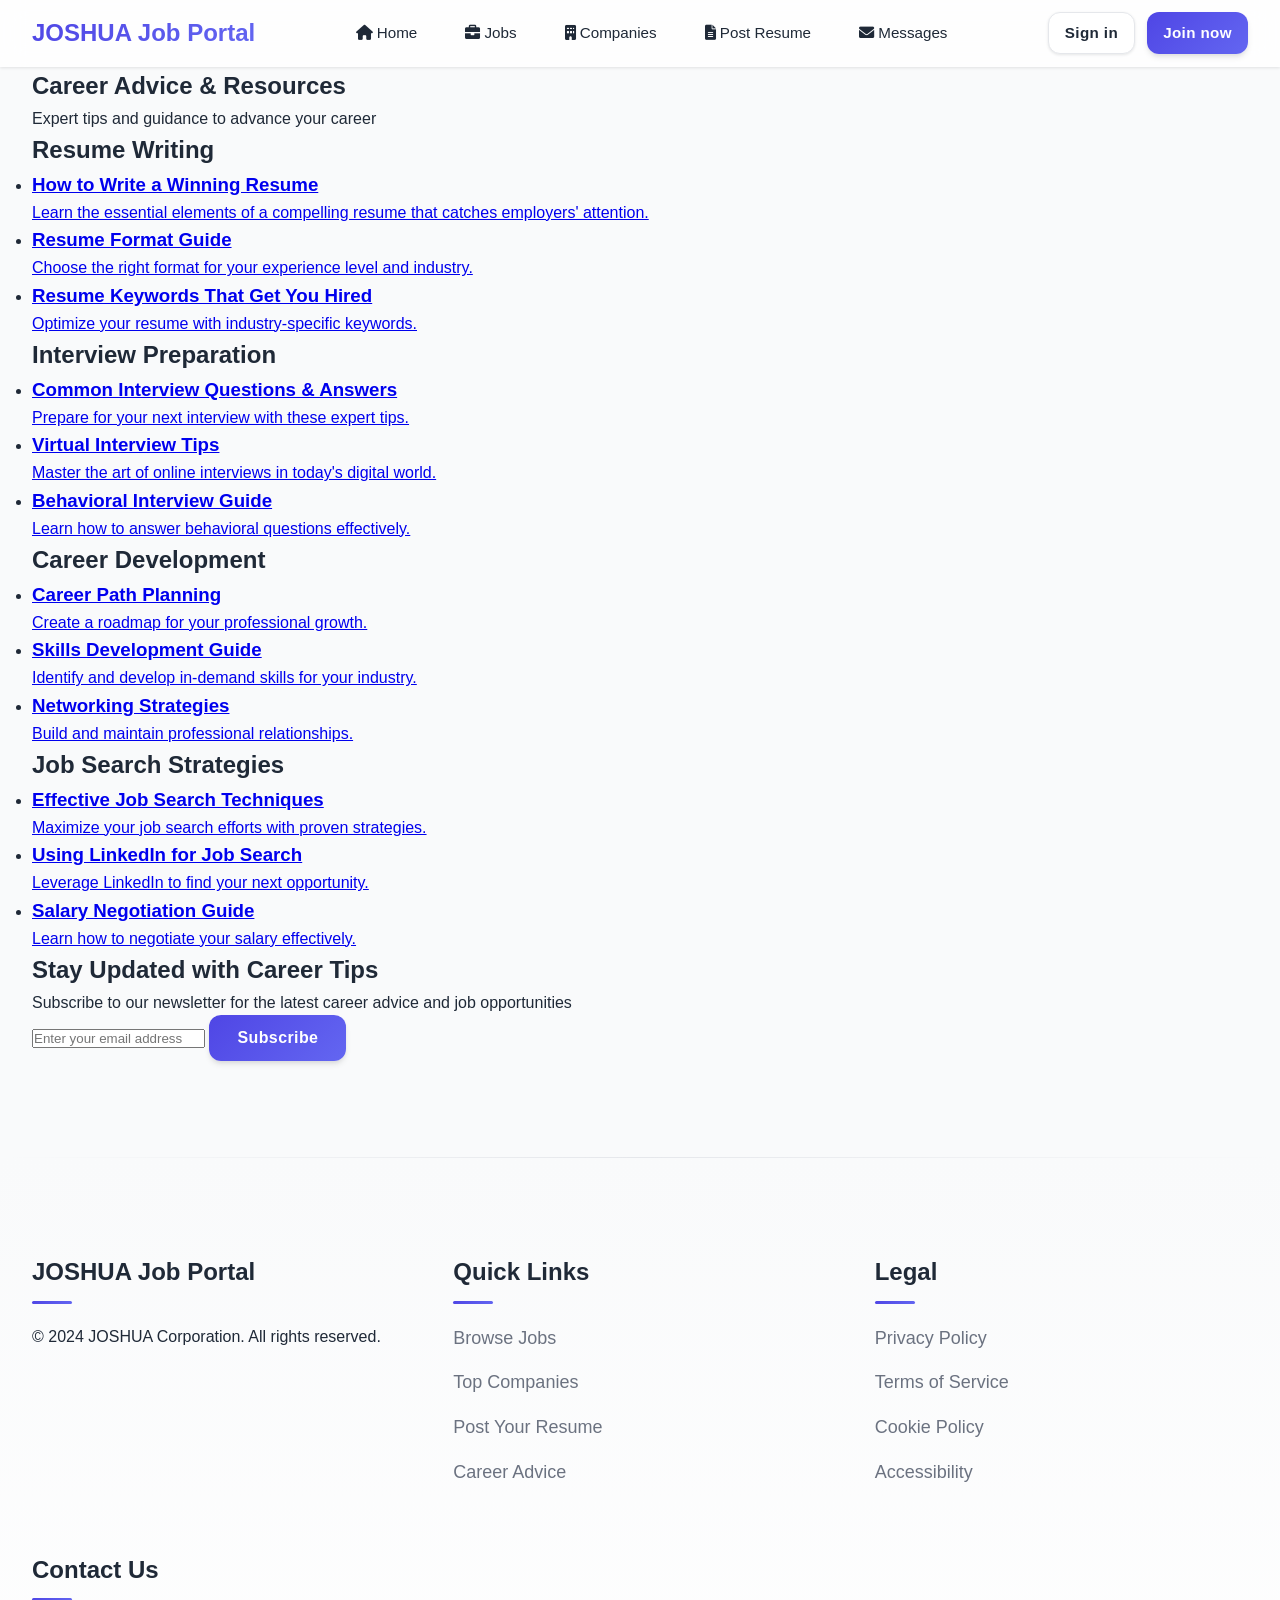
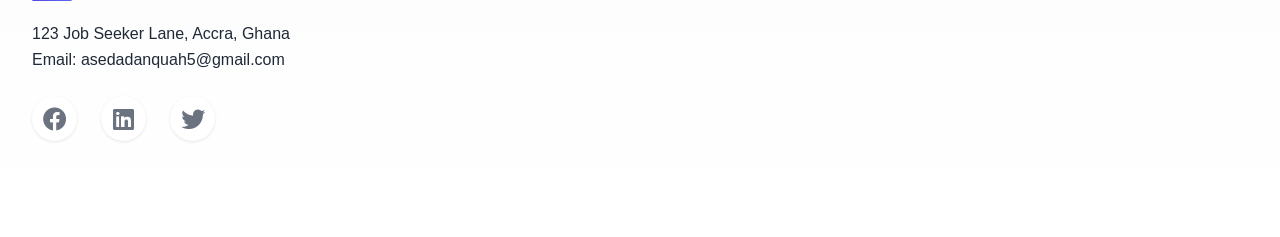
<file: career-advice.html>
<!DOCTYPE html>
<html lang="en">
<head>
    <meta charset="UTF-8">
    <meta name="viewport" content="width=device-width, initial-scale=1.0">
    <title>Career Advice - JOSHUA Job Portal</title>
    <link rel="stylesheet" href="style.css">
    <link rel="icon" href="favicon.ico" type="image/x-icon">
    <link rel="stylesheet" href="https://cdnjs.cloudflare.com/ajax/libs/font-awesome/6.0.0/css/all.min.css">
</head>
<body>
    <header>
        <div class="container">
            <div class="logo">
                <a href="index.html">JOSHUA Job Portal</a>
            </div>
            <nav>
                <ul>
                    <li><a href="index.html"><i class="fas fa-home"></i> Home</a></li>
                    <li><a href="jobs.html"><i class="fas fa-briefcase"></i> Jobs</a></li>
                    <li><a href="companies.html"><i class="fas fa-building"></i> Companies</a></li>
                    <li><a href="post_resume.html"><i class="fas fa-file-alt"></i> Post Resume</a></li>
                    <li><a href="contact.html"><i class="fas fa-envelope"></i> Messages</a></li>
                </ul>
            </nav>
            <div class="auth-buttons">
                <a href="#" class="btn btn-secondary">Sign in</a>
                <a href="#" class="btn btn-primary">Join now</a>
            </div>
        </div>
    </header>

    <main>
        <section class="career-advice-hero">
            <div class="container">
                <h1>Career Advice & Resources</h1>
                <p>Expert tips and guidance to advance your career</p>
            </div>
        </section>

        <section class="advice-categories">
            <div class="container">
                <div class="category-grid">
                    <div class="category-card">
                        <h2>Resume Writing</h2>
                        <ul class="article-list">
                            <li>
                                <a href="#">
                                    <h3>How to Write a Winning Resume</h3>
                                    <p>Learn the essential elements of a compelling resume that catches employers' attention.</p>
                                </a>
                            </li>
                            <li>
                                <a href="#">
                                    <h3>Resume Format Guide</h3>
                                    <p>Choose the right format for your experience level and industry.</p>
                                </a>
                            </li>
                            <li>
                                <a href="#">
                                    <h3>Resume Keywords That Get You Hired</h3>
                                    <p>Optimize your resume with industry-specific keywords.</p>
                                </a>
                            </li>
                        </ul>
                    </div>

                    <div class="category-card">
                        <h2>Interview Preparation</h2>
                        <ul class="article-list">
                            <li>
                                <a href="#">
                                    <h3>Common Interview Questions & Answers</h3>
                                    <p>Prepare for your next interview with these expert tips.</p>
                                </a>
                            </li>
                            <li>
                                <a href="#">
                                    <h3>Virtual Interview Tips</h3>
                                    <p>Master the art of online interviews in today's digital world.</p>
                                </a>
                            </li>
                            <li>
                                <a href="#">
                                    <h3>Behavioral Interview Guide</h3>
                                    <p>Learn how to answer behavioral questions effectively.</p>
                                </a>
                            </li>
                        </ul>
                    </div>

                    <div class="category-card">
                        <h2>Career Development</h2>
                        <ul class="article-list">
                            <li>
                                <a href="#">
                                    <h3>Career Path Planning</h3>
                                    <p>Create a roadmap for your professional growth.</p>
                                </a>
                            </li>
                            <li>
                                <a href="#">
                                    <h3>Skills Development Guide</h3>
                                    <p>Identify and develop in-demand skills for your industry.</p>
                                </a>
                            </li>
                            <li>
                                <a href="#">
                                    <h3>Networking Strategies</h3>
                                    <p>Build and maintain professional relationships.</p>
                                </a>
                            </li>
                        </ul>
                    </div>

                    <div class="category-card">
                        <h2>Job Search Strategies</h2>
                        <ul class="article-list">
                            <li>
                                <a href="#">
                                    <h3>Effective Job Search Techniques</h3>
                                    <p>Maximize your job search efforts with proven strategies.</p>
                                </a>
                            </li>
                            <li>
                                <a href="#">
                                    <h3>Using LinkedIn for Job Search</h3>
                                    <p>Leverage LinkedIn to find your next opportunity.</p>
                                </a>
                            </li>
                            <li>
                                <a href="#">
                                    <h3>Salary Negotiation Guide</h3>
                                    <p>Learn how to negotiate your salary effectively.</p>
                                </a>
                            </li>
                        </ul>
                    </div>
                </div>
            </div>
        </section>

        <section class="newsletter-signup">
            <div class="container">
                <h2>Stay Updated with Career Tips</h2>
                <p>Subscribe to our newsletter for the latest career advice and job opportunities</p>
                <form class="newsletter-form">
                    <input type="email" placeholder="Enter your email address" required>
                    <button type="submit" class="btn btn-primary">Subscribe</button>
                </form>
            </div>
        </section>
    </main>

    <footer>
        <div class="container">
            <div class="footer-grid">
                <div class="footer-col">
                    <h4>JOSHUA Job Portal</h4>
                    <p>&copy; 2024 JOSHUA Corporation. All rights reserved.</p>
                </div>
                <div class="footer-col">
                    <h4>Quick Links</h4>
                    <ul>
                        <li><a href="jobs.html">Browse Jobs</a></li>
                        <li><a href="companies.html">Top Companies</a></li>
                        <li><a href="post_resume.html">Post Your Resume</a></li>
                        <li><a href="career-advice.html">Career Advice</a></li>
                    </ul>
                </div>
                <div class="footer-col">
                    <h4>Legal</h4>
                    <ul>
                        <li><a href="#">Privacy Policy</a></li>
                        <li><a href="#">Terms of Service</a></li>
                        <li><a href="#">Cookie Policy</a></li>
                        <li><a href="#">Accessibility</a></li>
                    </ul>
                </div>
                <div class="footer-col">
                    <h4>Contact Us</h4>
                    <p>123 Job Seeker Lane, Accra, Ghana</p>
                    <p>Email: asedadanquah5@gmail.com</p>
                    <div class="social-icons">
                        <a href="#"><i class="fab fa-facebook"></i></a>
                        <a href="#"><i class="fab fa-linkedin"></i></a>
                        <a href="#"><i class="fab fa-twitter"></i></a>
                    </div>
                </div>
            </div>
        </div>
    </footer>
    <script src="script.js"></script>
</body>
</html>
</file>
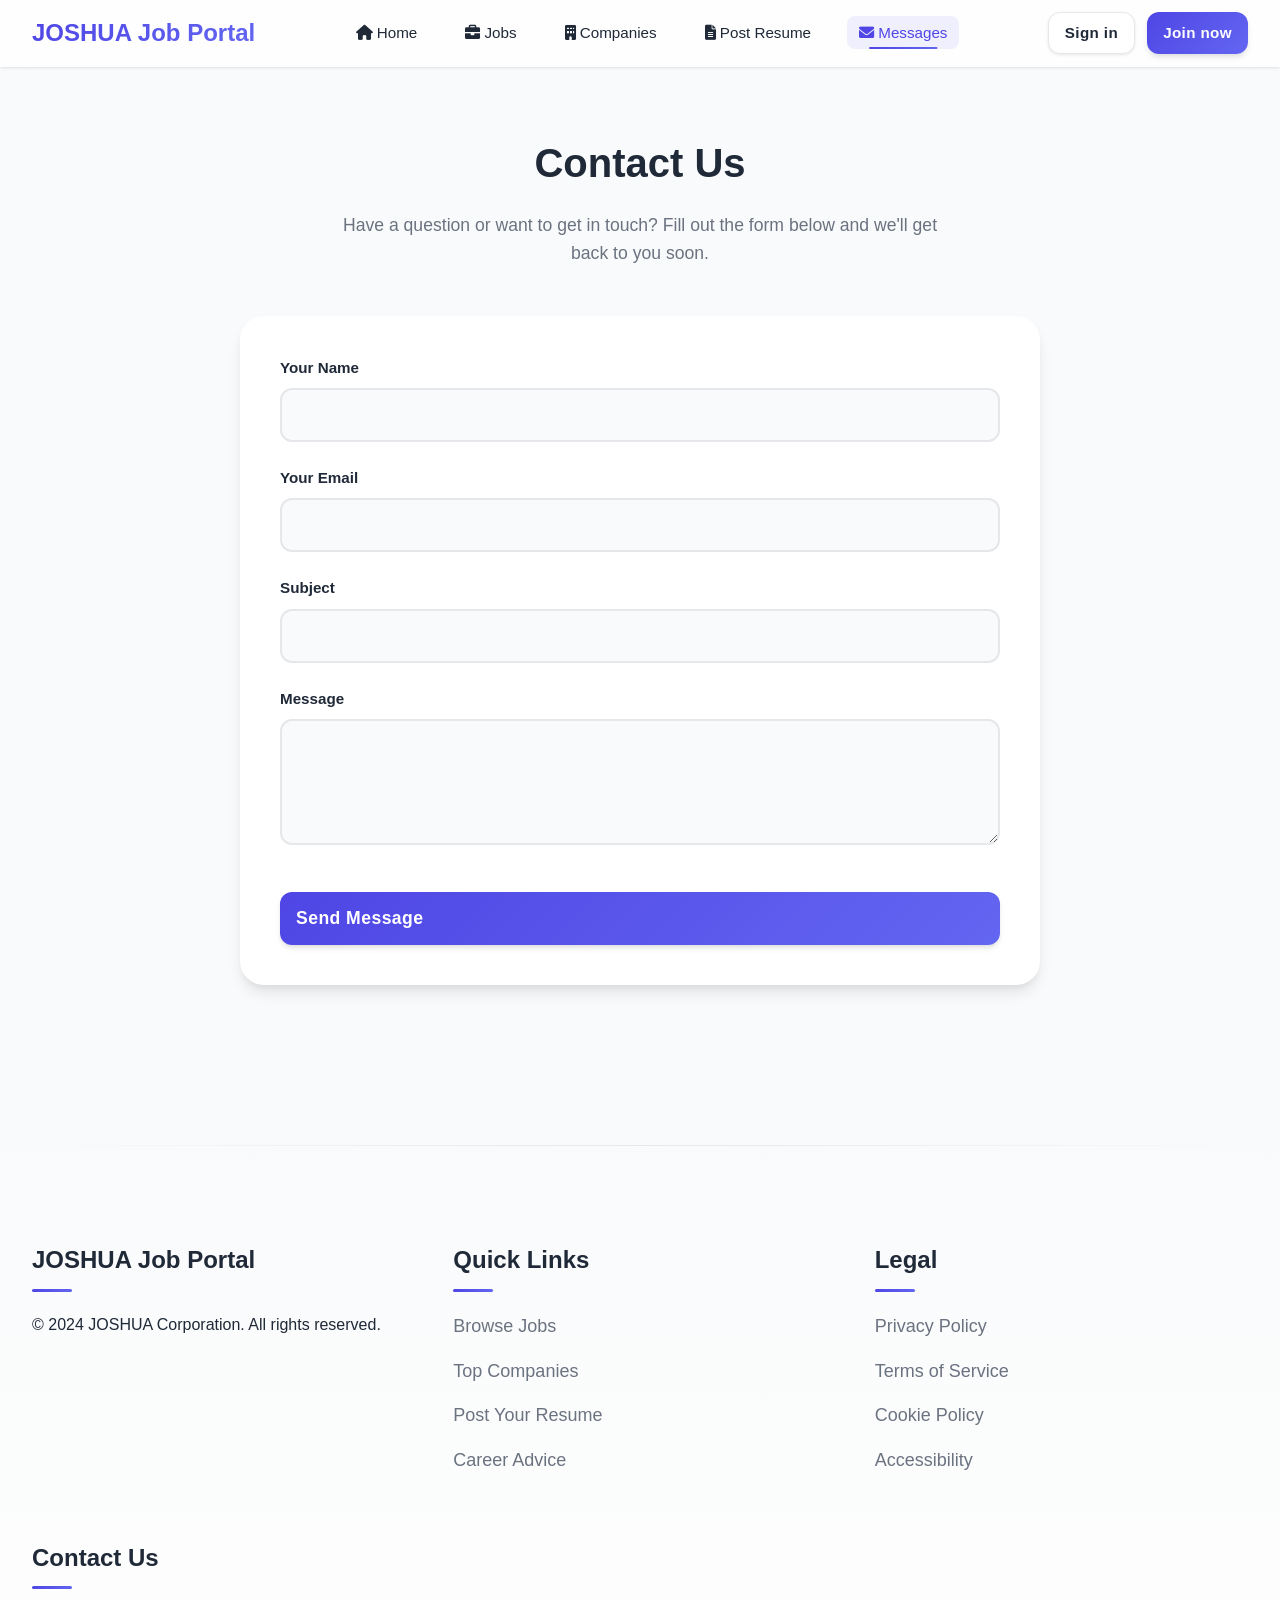
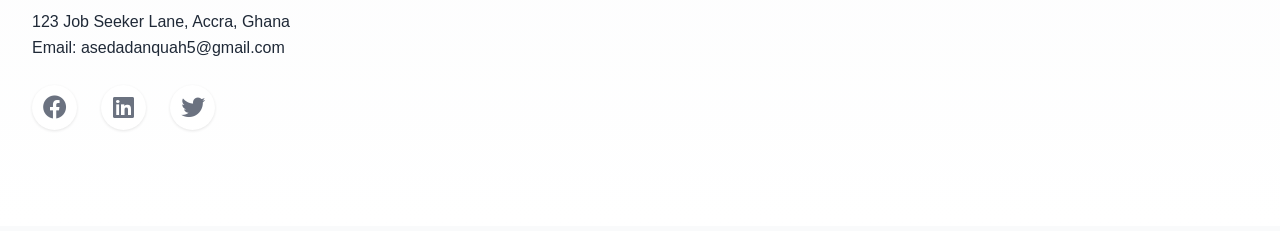
<file: contact.html>
<!DOCTYPE html>
<html lang="en">
<head>
    <meta charset="UTF-8">
    <meta name="viewport" content="width=device-width, initial-scale=1.0">
    <title>Contact Us - JOSHUA Job Portal</title>
    <link rel="stylesheet" href="style.css">
    <link rel="icon" href="favicon.ico" type="image/x-icon">
    <link rel="stylesheet" href="https://cdnjs.cloudflare.com/ajax/libs/font-awesome/6.0.0/css/all.min.css">
</head>
<body>
    <header>
        <div class="container">
            <div class="logo">
                <a href="index.html">JOSHUA Job Portal</a>
            </div>
            <nav>
                <ul>
                    <li><a href="index.html"><i class="fas fa-home"></i> Home</a></li>
                    <li><a href="jobs.html"><i class="fas fa-briefcase"></i> Jobs</a></li>
                    <li><a href="companies.html"><i class="fas fa-building"></i> Companies</a></li>
                    <li><a href="post_resume.html"><i class="fas fa-file-alt"></i> Post Resume</a></li>
                    <li><a href="contact.html" class="active"><i class="fas fa-envelope"></i> Messages</a></li>
                </ul>
            </nav>
            <div class="auth-buttons">
                <a href="#" class="btn btn-secondary">Sign in</a>
                <a href="#" class="btn btn-primary">Join now</a>
            </div>
        </div>
    </header>

    <main>
        <section class="contact-section">
            <div class="container">
                <h1>Contact Us</h1>
                <p>Have a question or want to get in touch? Fill out the form below and we'll get back to you soon.</p>
                <form id="contactForm" class="contact-form">
                    <div class="form-group">
                        <label for="name">Your Name</label>
                        <input type="text" id="name" name="name" required>
                    </div>
                    <div class="form-group">
                        <label for="email">Your Email</label>
                        <input type="email" id="email" name="email" required>
                    </div>
                    <div class="form-group">
                        <label for="subject">Subject</label>
                        <input type="text" id="subject" name="subject" required>
                    </div>
                    <div class="form-group">
                        <label for="message">Message</label>
                        <textarea id="message" name="message" rows="5" required></textarea>
                    </div>
                    <button type="submit" class="btn btn-primary">Send Message</button>
                </form>
                <div id="contactSuccess" style="display:none; color:green; margin-top:20px;">Thank you! Your message has been sent.</div>
            </div>
        </section>
    </main>

    <footer>
        <div class="container">
            <div class="footer-grid">
                <div class="footer-col">
                    <h4>JOSHUA Job Portal</h4>
                    <p>&copy; 2024 JOSHUA Corporation. All rights reserved.</p>
                </div>
                <div class="footer-col">
                    <h4>Quick Links</h4>
                    <ul>
                        <li><a href="jobs.html">Browse Jobs</a></li>
                        <li><a href="companies.html">Top Companies</a></li>
                        <li><a href="post_resume.html">Post Your Resume</a></li>
                        <li><a href="career-advice.html">Career Advice</a></li>
                    </ul>
                </div>
                <div class="footer-col">
                    <h4>Legal</h4>
                    <ul>
                        <li><a href="#">Privacy Policy</a></li>
                        <li><a href="#">Terms of Service</a></li>
                        <li><a href="#">Cookie Policy</a></li>
                        <li><a href="#">Accessibility</a></li>
                    </ul>
                </div>
                <div class="footer-col">
                    <h4>Contact Us</h4>
                    <p>123 Job Seeker Lane, Accra, Ghana</p>
                    <p>Email: asedadanquah5@gmail.com</p>
                    <div class="social-icons">
                        <a href="#"><i class="fab fa-facebook"></i></a>
                        <a href="#"><i class="fab fa-linkedin"></i></a>
                        <a href="#"><i class="fab fa-twitter"></i></a>
                    </div>
                </div>
            </div>
        </div>
    </footer>
    <script src="script.js"></script>
    <script>
    document.getElementById('contactForm').onsubmit = async function(e) {
        e.preventDefault();
        const form = e.target;
        const data = {
            name: form.name.value,
            email: form.email.value,
            subject: form.subject.value,
            message: form.message.value
        };
        const res = await fetch('/api/contact', {
            method: 'POST',
            headers: { 'Content-Type': 'application/json' },
            body: JSON.stringify(data)
        });
        if (res.ok) {
            form.reset();
            document.getElementById('contactSuccess').style.display = 'block';
        } else {
            alert('There was an error sending your message.');
        }
    };
    </script>
</body>
</html>
</file>
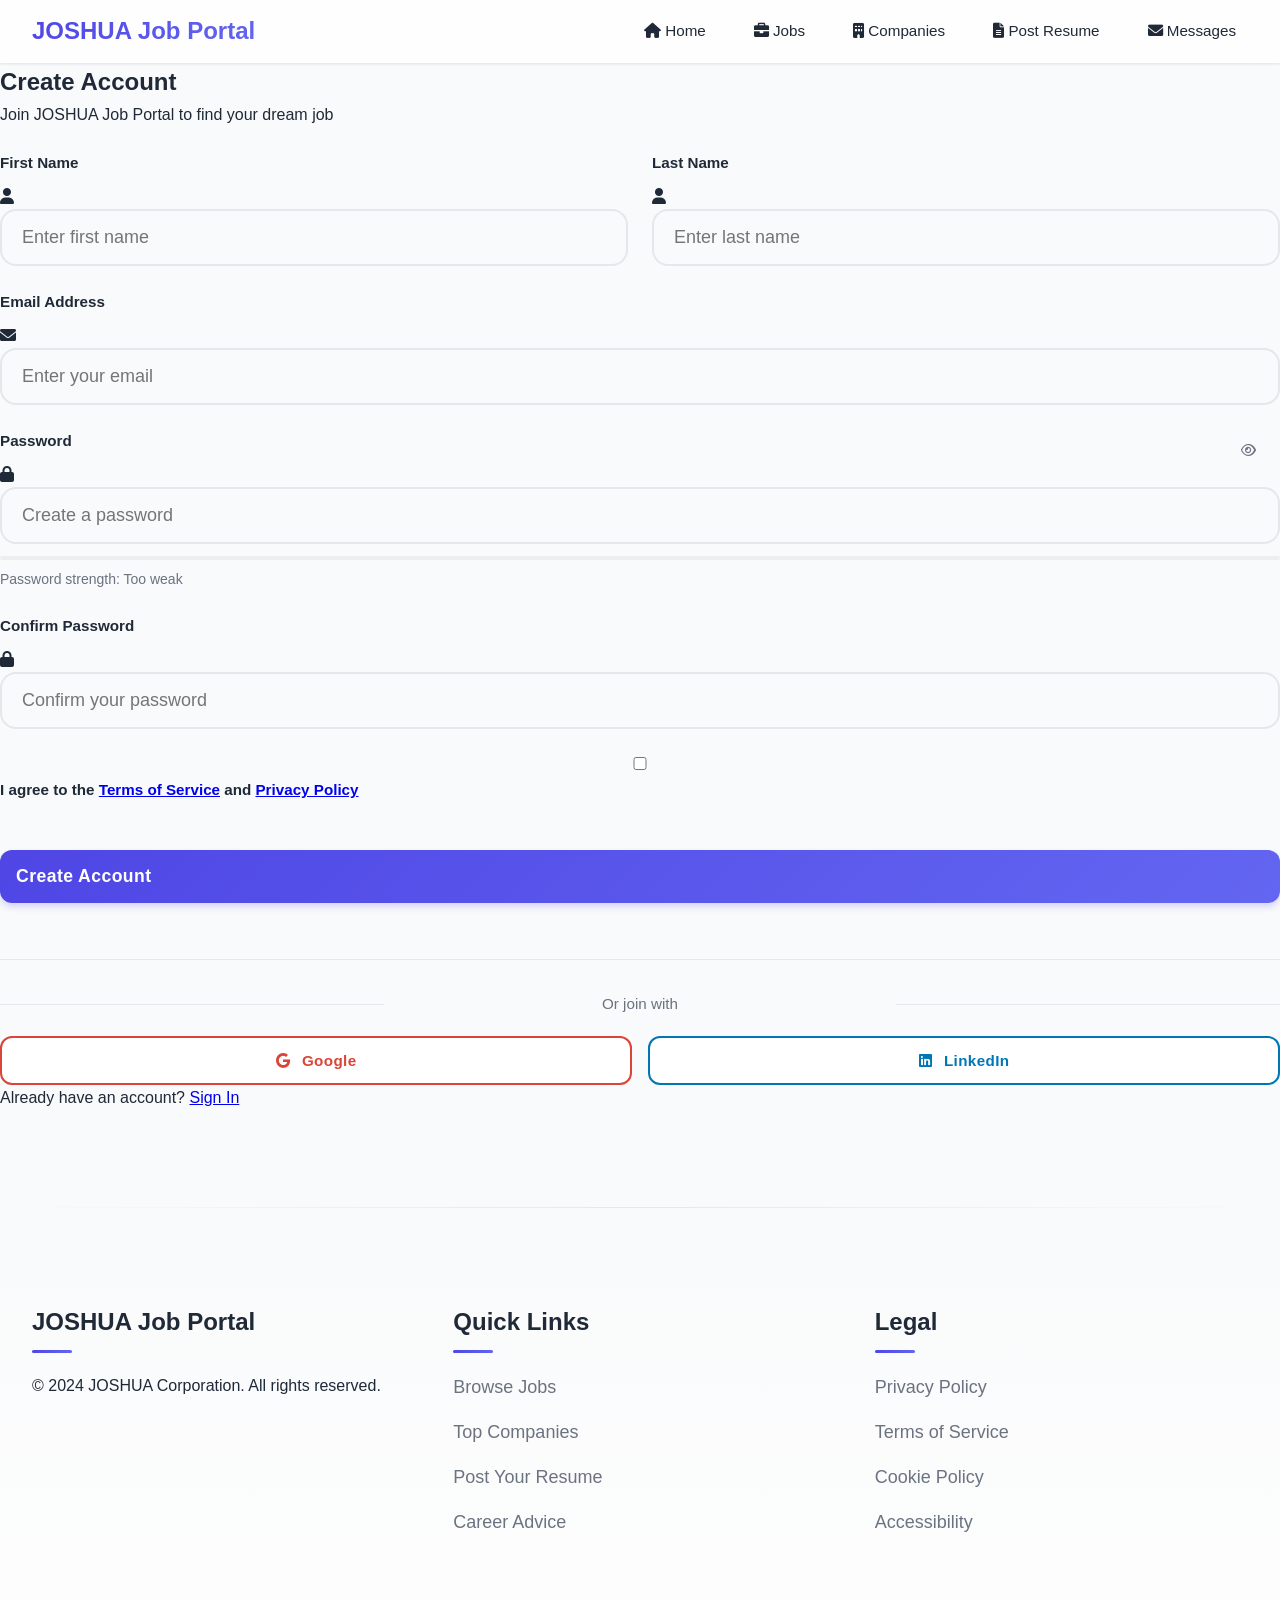
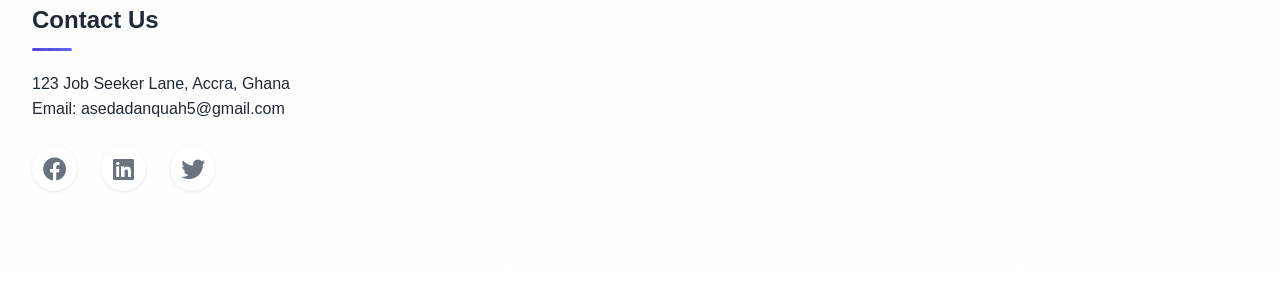
<file: join.html>
<!DOCTYPE html>
<html lang="en">
<head>
    <meta charset="UTF-8">
    <meta name="viewport" content="width=device-width, initial-scale=1.0">
    <title>Join Now - JOSHUA Job Portal</title>
    <link rel="stylesheet" href="style.css">
    <link rel="icon" href="favicon.ico" type="image/x-icon">
    <link rel="stylesheet" href="https://cdnjs.cloudflare.com/ajax/libs/font-awesome/6.0.0/css/all.min.css">
</head>
<body>
    <header>
        <div class="container">
            <div class="logo">
                <a href="index.html">JOSHUA Job Portal</a>
            </div>
            <nav>
                <ul>
                    <li><a href="index.html"><i class="fas fa-home"></i> Home</a></li>
                    <li><a href="jobs.html"><i class="fas fa-briefcase"></i> Jobs</a></li>
                    <li><a href="companies.html"><i class="fas fa-building"></i> Companies</a></li>
                    <li><a href="post_resume.html"><i class="fas fa-file-alt"></i> Post Resume</a></li>
                    <li><a href="contact.html"><i class="fas fa-envelope"></i> Messages</a></li>
                </ul>
            </nav>
        </div>
    </header>

    <main>
        <section class="auth-section">
            <div class="auth-container">
                <div class="auth-box">
                    <h1>Create Account</h1>
                    <p>Join JOSHUA Job Portal to find your dream job</p>
                    
                    <form class="auth-form" id="joinForm">
                        <div class="form-row">
                            <div class="form-group">
                                <label for="firstName">First Name</label>
                                <div class="input-group">
                                    <i class="fas fa-user"></i>
                                    <input type="text" id="firstName" name="firstName" required placeholder="Enter first name">
                                </div>
                            </div>
                            <div class="form-group">
                                <label for="lastName">Last Name</label>
                                <div class="input-group">
                                    <i class="fas fa-user"></i>
                                    <input type="text" id="lastName" name="lastName" required placeholder="Enter last name">
                                </div>
                            </div>
                        </div>

                        <div class="form-group">
                            <label for="email">Email Address</label>
                            <div class="input-group">
                                <i class="fas fa-envelope"></i>
                                <input type="email" id="email" name="email" required placeholder="Enter your email">
                            </div>
                        </div>

                        <div class="form-group">
                            <label for="password">Password</label>
                            <div class="input-group">
                                <i class="fas fa-lock"></i>
                                <input type="password" id="password" name="password" required placeholder="Create a password">
                                <button type="button" class="toggle-password">
                                    <i class="far fa-eye"></i>
                                </button>
                            </div>
                            <div class="password-strength">
                                <div class="strength-meter"></div>
                                <p class="strength-text">Password strength: <span>Too weak</span></p>
                            </div>
                        </div>

                        <div class="form-group">
                            <label for="confirmPassword">Confirm Password</label>
                            <div class="input-group">
                                <i class="fas fa-lock"></i>
                                <input type="password" id="confirmPassword" name="confirmPassword" required placeholder="Confirm your password">
                            </div>
                        </div>

                        <div class="form-group">
                            <label class="checkbox-label">
                                <input type="checkbox" name="terms" required>
                                <span>I agree to the <a href="#">Terms of Service</a> and <a href="#">Privacy Policy</a></span>
                            </label>
                        </div>

                        <button type="submit" class="btn btn-primary btn-block">Create Account</button>

                        <div class="social-signin">
                            <p>Or join with</p>
                            <div class="social-buttons">
                                <button type="button" class="btn btn-social btn-google">
                                    <i class="fab fa-google"></i>
                                    Google
                                </button>
                                <button type="button" class="btn btn-social btn-linkedin">
                                    <i class="fab fa-linkedin"></i>
                                    LinkedIn
                                </button>
                            </div>
                        </div>
                    </form>

                    <div class="auth-footer">
                        <p>Already have an account? <a href="signin.html">Sign In</a></p>
                    </div>
                </div>
            </div>
        </section>
    </main>

    <footer>
        <div class="container">
            <div class="footer-grid">
                <div class="footer-col">
                    <h4>JOSHUA Job Portal</h4>
                    <p>&copy; 2024 JOSHUA Corporation. All rights reserved.</p>
                </div>
                <div class="footer-col">
                    <h4>Quick Links</h4>
                    <ul>
                        <li><a href="jobs.html">Browse Jobs</a></li>
                        <li><a href="companies.html">Top Companies</a></li>
                        <li><a href="post_resume.html">Post Your Resume</a></li>
                        <li><a href="career-advice.html">Career Advice</a></li>
                    </ul>
                </div>
                <div class="footer-col">
                    <h4>Legal</h4>
                    <ul>
                        <li><a href="#">Privacy Policy</a></li>
                        <li><a href="#">Terms of Service</a></li>
                        <li><a href="#">Cookie Policy</a></li>
                        <li><a href="#">Accessibility</a></li>
                    </ul>
                </div>
                <div class="footer-col">
                    <h4>Contact Us</h4>
                    <p>123 Job Seeker Lane, Accra, Ghana</p>
                    <p>Email: asedadanquah5@gmail.com</p>
                    <div class="social-icons">
                        <a href="#"><i class="fab fa-facebook"></i></a>
                        <a href="#"><i class="fab fa-linkedin"></i></a>
                        <a href="#"><i class="fab fa-twitter"></i></a>
                    </div>
                </div>
            </div>
        </div>
    </footer>
    <script src="script.js"></script>
</body>
</html>
</file>
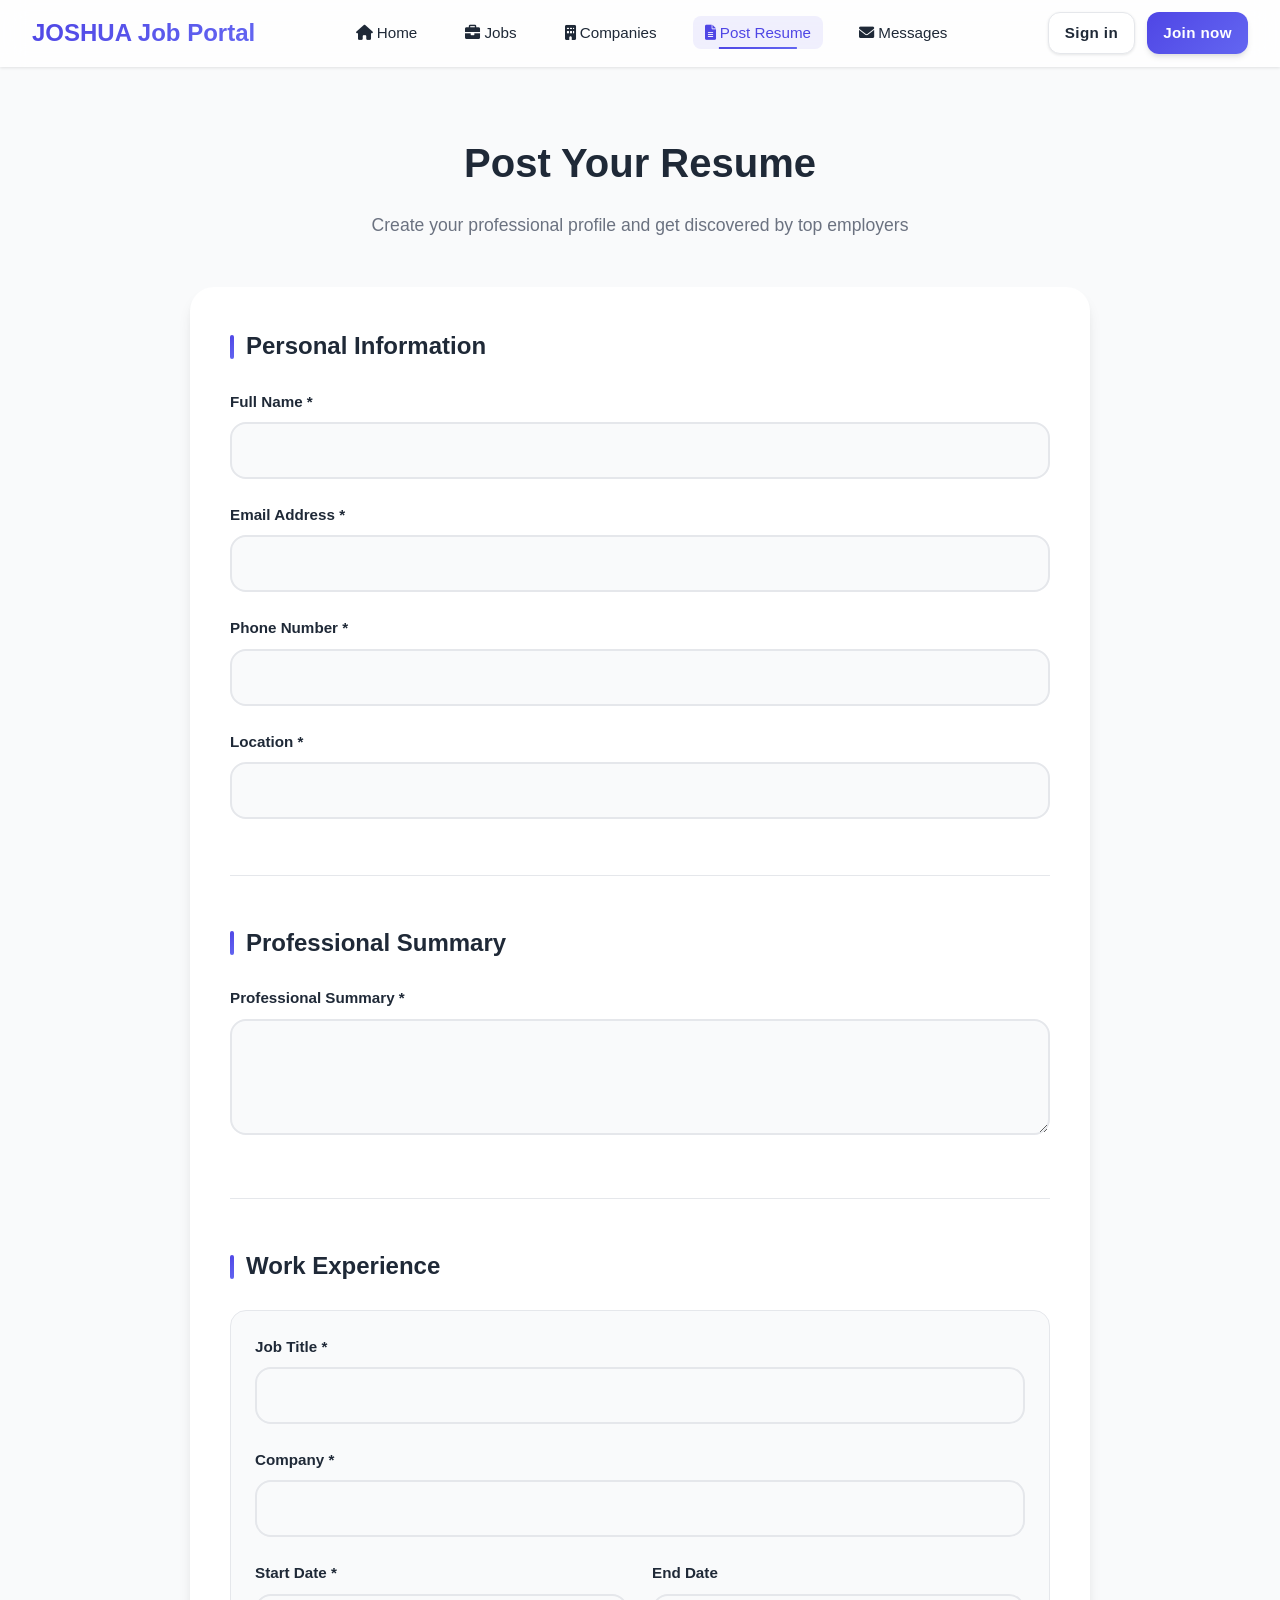
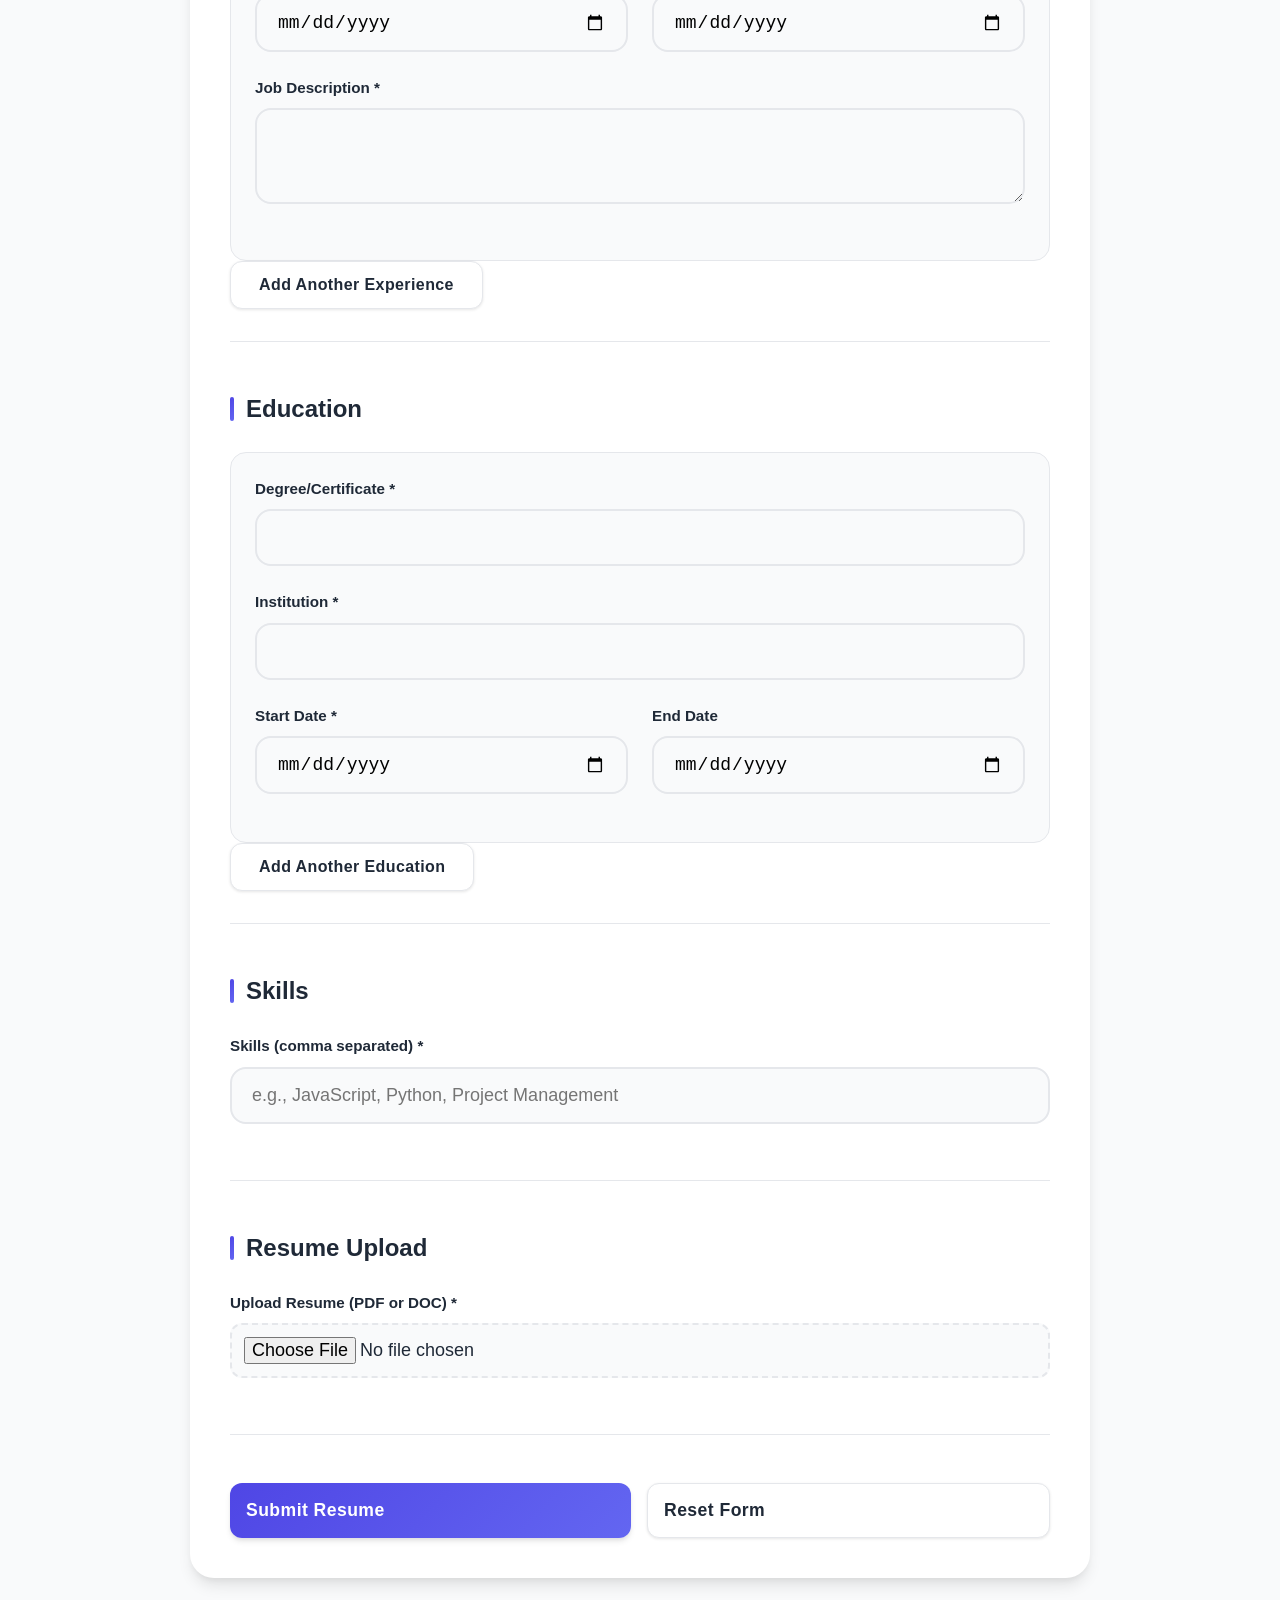
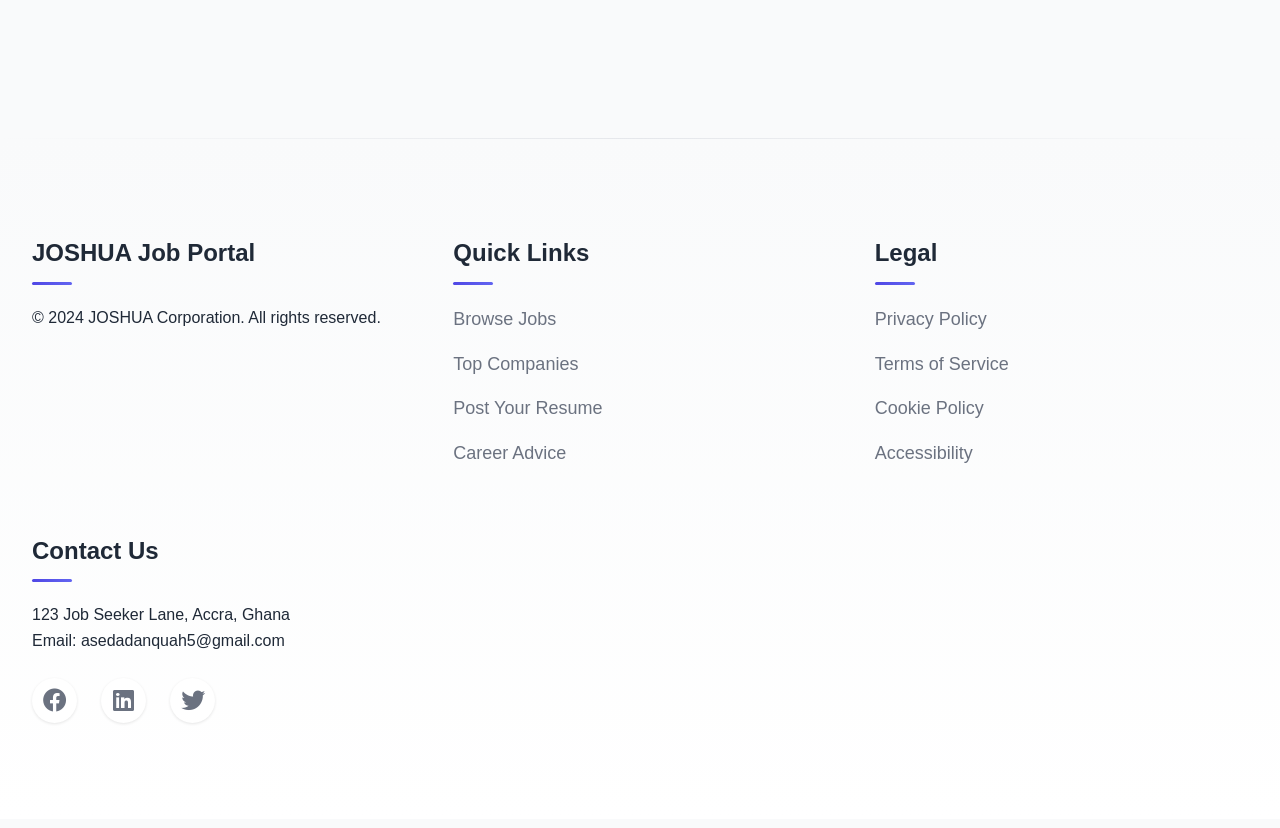
<file: post_resume.html>
<!DOCTYPE html>
<html lang="en">
<head>
    <meta charset="UTF-8">
    <meta name="viewport" content="width=device-width, initial-scale=1.0">
    <title>Post Your Resume - JOSHUA Job Portal</title>
    <link rel="stylesheet" href="style.css">
    <link rel="icon" href="favicon.ico" type="image/x-icon">
    <link rel="stylesheet" href="https://cdnjs.cloudflare.com/ajax/libs/font-awesome/6.0.0/css/all.min.css">
</head>
<body>
    <header>
        <div class="container">
            <div class="logo">
                <a href="index.html">JOSHUA Job Portal</a>
            </div>
            <nav>
                <ul>
                    <li><a href="index.html"><i class="fas fa-home"></i> Home</a></li>
                    <li><a href="jobs.html"><i class="fas fa-briefcase"></i> Jobs</a></li>
                    <li><a href="companies.html"><i class="fas fa-building"></i> Companies</a></li>
                    <li><a href="post_resume.html" class="active"><i class="fas fa-file-alt"></i> Post Resume</a></li>
                    <li><a href="contact.html"><i class="fas fa-envelope"></i> Messages</a></li>
                </ul>
            </nav>
            <div class="auth-buttons">
                <a href="#" class="btn btn-secondary">Sign in</a>
                <a href="#" class="btn btn-primary">Join now</a>
            </div>
        </div>
    </header>

    <main>
        <section class="resume-form">
            <div class="container">
                <h1>Post Your Resume</h1>
                <p>Create your professional profile and get discovered by top employers</p>

                <form id="resumeForm" class="resume-form-container">
                    <div class="form-section">
                        <h2>Personal Information</h2>
                        <div class="form-group">
                            <label for="fullName">Full Name *</label>
                            <input type="text" id="fullName" name="fullName" required>
                        </div>
                        <div class="form-group">
                            <label for="email">Email Address *</label>
                            <input type="email" id="email" name="email" required>
                        </div>
                        <div class="form-group">
                            <label for="phone">Phone Number *</label>
                            <input type="tel" id="phone" name="phone" required>
                        </div>
                        <div class="form-group">
                            <label for="location">Location *</label>
                            <input type="text" id="location" name="location" required>
                        </div>
                    </div>

                    <div class="form-section">
                        <h2>Professional Summary</h2>
                        <div class="form-group">
                            <label for="summary">Professional Summary *</label>
                            <textarea id="summary" name="summary" rows="4" required></textarea>
                        </div>
                    </div>

                    <div class="form-section">
                        <h2>Work Experience</h2>
                        <div id="workExperience">
                            <div class="experience-entry">
                                <div class="form-group">
                                    <label for="jobTitle">Job Title *</label>
                                    <input type="text" id="jobTitle" name="jobTitle[]" required>
                                </div>
                                <div class="form-group">
                                    <label for="company">Company *</label>
                                    <input type="text" id="company" name="company[]" required>
                                </div>
                                <div class="form-row">
                                    <div class="form-group">
                                        <label for="startDate">Start Date *</label>
                                        <input type="date" id="startDate" name="startDate[]" required>
                                    </div>
                                    <div class="form-group">
                                        <label for="endDate">End Date</label>
                                        <input type="date" id="endDate" name="endDate[]">
                                    </div>
                                </div>
                                <div class="form-group">
                                    <label for="jobDescription">Job Description *</label>
                                    <textarea id="jobDescription" name="jobDescription[]" rows="3" required></textarea>
                                </div>
                            </div>
                        </div>
                        <button type="button" class="btn btn-secondary" onclick="addWorkExperience()">Add Another Experience</button>
                    </div>

                    <div class="form-section">
                        <h2>Education</h2>
                        <div id="education">
                            <div class="education-entry">
                                <div class="form-group">
                                    <label for="degree">Degree/Certificate *</label>
                                    <input type="text" id="degree" name="degree[]" required>
                                </div>
                                <div class="form-group">
                                    <label for="institution">Institution *</label>
                                    <input type="text" id="institution" name="institution[]" required>
                                </div>
                                <div class="form-row">
                                    <div class="form-group">
                                        <label for="eduStartDate">Start Date *</label>
                                        <input type="date" id="eduStartDate" name="eduStartDate[]" required>
                                    </div>
                                    <div class="form-group">
                                        <label for="eduEndDate">End Date</label>
                                        <input type="date" id="eduEndDate" name="eduEndDate[]">
                                    </div>
                                </div>
                            </div>
                        </div>
                        <button type="button" class="btn btn-secondary" onclick="addEducation()">Add Another Education</button>
                    </div>

                    <div class="form-section">
                        <h2>Skills</h2>
                        <div class="form-group">
                            <label for="skills">Skills (comma separated) *</label>
                            <input type="text" id="skills" name="skills" placeholder="e.g., JavaScript, Python, Project Management" required>
                        </div>
                    </div>

                    <div class="form-section">
                        <h2>Resume Upload</h2>
                        <div class="form-group">
                            <label for="resumeFile">Upload Resume (PDF or DOC) *</label>
                            <input type="file" id="resumeFile" name="resumeFile" accept=".pdf,.doc,.docx" required>
                        </div>
                    </div>

                    <div class="form-actions">
                        <button type="submit" class="btn btn-primary">Submit Resume</button>
                        <button type="reset" class="btn btn-secondary">Reset Form</button>
                    </div>
                </form>
            </div>
        </section>
    </main>

    <footer>
        <div class="container">
            <div class="footer-grid">
                <div class="footer-col">
                    <h4>JOSHUA Job Portal</h4>
                    <p>&copy; 2024 JOSHUA Corporation. All rights reserved.</p>
                </div>
                <div class="footer-col">
                    <h4>Quick Links</h4>
                    <ul>
                        <li><a href="jobs.html">Browse Jobs</a></li>
                        <li><a href="companies.html">Top Companies</a></li>
                        <li><a href="post_resume.html">Post Your Resume</a></li>
                        <li><a href="career-advice.html">Career Advice</a></li>
                    </ul>
                </div>
                <div class="footer-col">
                    <h4>Legal</h4>
                    <ul>
                        <li><a href="#">Privacy Policy</a></li>
                        <li><a href="#">Terms of Service</a></li>
                        <li><a href="#">Cookie Policy</a></li>
                        <li><a href="#">Accessibility</a></li>
                    </ul>
                </div>
                <div class="footer-col">
                    <h4>Contact Us</h4>
                    <p>123 Job Seeker Lane, Accra, Ghana</p>
                    <p>Email: asedadanquah5@gmail.com</p>
                    <div class="social-icons">
                        <a href="#"><i class="fab fa-facebook"></i></a>
                        <a href="#"><i class="fab fa-linkedin"></i></a>
                        <a href="#"><i class="fab fa-twitter"></i></a>
                    </div>
                </div>
            </div>
        </div>
    </footer>
    <script src="script.js"></script>
</body>
</html>
</file>
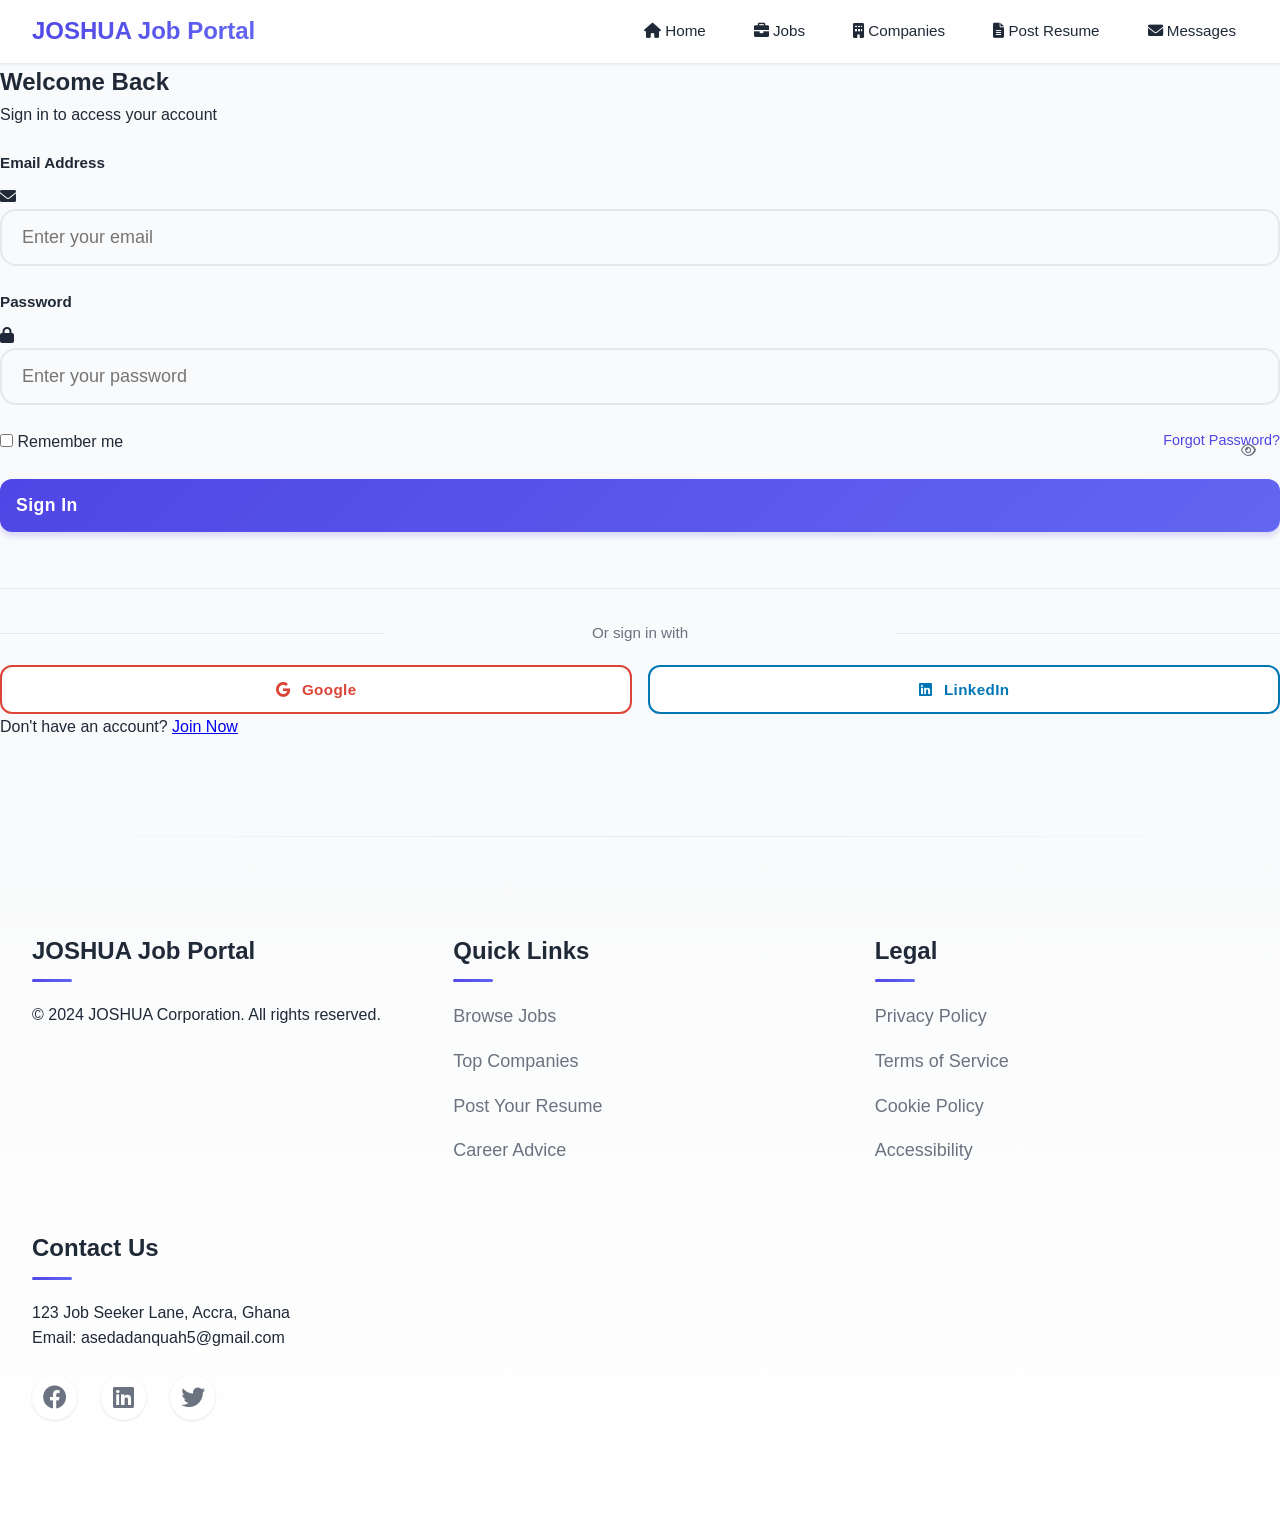
<file: signin.html>
<!DOCTYPE html>
<html lang="en">
<head>
    <meta charset="UTF-8">
    <meta name="viewport" content="width=device-width, initial-scale=1.0">
    <title>Sign In - JOSHUA Job Portal</title>
    <link rel="stylesheet" href="style.css">
    <link rel="icon" href="favicon.ico" type="image/x-icon">
    <link rel="stylesheet" href="https://cdnjs.cloudflare.com/ajax/libs/font-awesome/6.0.0/css/all.min.css">
</head>
<body>
    <header>
        <div class="container">
            <div class="logo">
                <a href="index.html">JOSHUA Job Portal</a>
            </div>
            <nav>
                <ul>
                    <li><a href="index.html"><i class="fas fa-home"></i> Home</a></li>
                    <li><a href="jobs.html"><i class="fas fa-briefcase"></i> Jobs</a></li>
                    <li><a href="companies.html"><i class="fas fa-building"></i> Companies</a></li>
                    <li><a href="post_resume.html"><i class="fas fa-file-alt"></i> Post Resume</a></li>
                    <li><a href="contact.html"><i class="fas fa-envelope"></i> Messages</a></li>
                </ul>
            </nav>
        </div>
    </header>

    <main>
        <section class="auth-section">
            <div class="auth-container">
                <div class="auth-box">
                    <h1>Welcome Back</h1>
                    <p>Sign in to access your account</p>
                    
                    <form class="auth-form" id="signinForm">
                        <div class="form-group">
                            <label for="email">Email Address</label>
                            <div class="input-group">
                                <i class="fas fa-envelope"></i>
                                <input type="email" id="email" name="email" required placeholder="Enter your email">
                            </div>
                        </div>
                        
                        <div class="form-group">
                            <label for="password">Password</label>
                            <div class="input-group">
                                <i class="fas fa-lock"></i>
                                <input type="password" id="password" name="password" required placeholder="Enter your password">
                                <button type="button" class="toggle-password">
                                    <i class="far fa-eye"></i>
                                </button>
                            </div>
                        </div>
                        
                        <div class="form-options">
                            <label class="remember-me">
                                <input type="checkbox" name="remember">
                                <span>Remember me</span>
                            </label>
                            <a href="#" class="forgot-password">Forgot Password?</a>
                        </div>
                        
                        <button type="submit" class="btn btn-primary btn-block">Sign In</button>
                        
                        <div class="social-signin">
                            <p>Or sign in with</p>
                            <div class="social-buttons">
                                <button type="button" class="btn btn-social btn-google">
                                    <i class="fab fa-google"></i>
                                    Google
                                </button>
                                <button type="button" class="btn btn-social btn-linkedin">
                                    <i class="fab fa-linkedin"></i>
                                    LinkedIn
                                </button>
                            </div>
                        </div>
                    </form>
                    
                    <div class="auth-footer">
                        <p>Don't have an account? <a href="join.html">Join Now</a></p>
                    </div>
                </div>
            </div>
        </section>
    </main>

    <footer>
        <div class="container">
            <div class="footer-grid">
                <div class="footer-col">
                    <h4>JOSHUA Job Portal</h4>
                    <p>&copy; 2024 JOSHUA Corporation. All rights reserved.</p>
                </div>
                <div class="footer-col">
                    <h4>Quick Links</h4>
                    <ul>
                        <li><a href="jobs.html">Browse Jobs</a></li>
                        <li><a href="companies.html">Top Companies</a></li>
                        <li><a href="post_resume.html">Post Your Resume</a></li>
                        <li><a href="career-advice.html">Career Advice</a></li>
                    </ul>
                </div>
                <div class="footer-col">
                    <h4>Legal</h4>
                    <ul>
                        <li><a href="#">Privacy Policy</a></li>
                        <li><a href="#">Terms of Service</a></li>
                        <li><a href="#">Cookie Policy</a></li>
                        <li><a href="#">Accessibility</a></li>
                    </ul>
                </div>
                <div class="footer-col">
                    <h4>Contact Us</h4>
                    <p>123 Job Seeker Lane, Accra, Ghana</p>
                    <p>Email: asedadanquah5@gmail.com</p>
                    <div class="social-icons">
                        <a href="#"><i class="fab fa-facebook"></i></a>
                        <a href="#"><i class="fab fa-linkedin"></i></a>
                        <a href="#"><i class="fab fa-twitter"></i></a>
                    </div>
                </div>
            </div>
        </div>
    </footer>
    <script src="script.js"></script>
</body>
</html>
</file>
<file: style.css>
/* Modern CSS Reset and Base Styles */
* {
    margin: 0;
    padding: 0;
    box-sizing: border-box;
}

:root {
    --primary-color: #4f46e5;
    --secondary-color: #4338ca;
    --accent-color: #6366f1;
    --text-color: #1f2937;
    --light-text: #6b7280;
    --background: #ffffff;
    --light-background: #f9fafb;
    --border-color: #e5e7eb;
    --success-color: #10b981;
    --shadow-sm: 0 1px 3px rgba(0, 0, 0, 0.1);
    --shadow-md: 0 4px 6px -1px rgba(0, 0, 0, 0.1), 0 2px 4px -1px rgba(0, 0, 0, 0.06);
    --shadow-lg: 0 10px 15px -3px rgba(0, 0, 0, 0.1), 0 4px 6px -2px rgba(0, 0, 0, 0.05);
    --shadow-xl: 0 20px 25px -5px rgba(0, 0, 0, 0.1), 0 10px 10px -5px rgba(0, 0, 0, 0.04);
    --transition: all 0.3s cubic-bezier(0.4, 0, 0.2, 1);
    --gradient-primary: linear-gradient(135deg, #4f46e5 0%, #6366f1 100%);
    --gradient-secondary: linear-gradient(135deg, #4338ca 0%, #4f46e5 100%);
}

body {
    font-family: 'Inter', -apple-system, BlinkMacSystemFont, 'Segoe UI', Roboto, sans-serif;
    line-height: 1.6;
    color: var(--text-color);
    background-color: var(--light-background);
}

/* Enhanced Container */
.container {
    max-width: 1280px;
    margin: 0 auto;
    padding: 0 2rem;
}

/* Modern Header */
header {
    background-color: rgba(255, 255, 255, 0.8);
    box-shadow: var(--shadow-sm);
    position: sticky;
    top: 0;
    z-index: 1000;
    backdrop-filter: blur(12px);
    border-bottom: 1px solid rgba(255, 255, 255, 0.1);
}

header .container {
    display: flex;
    justify-content: space-between;
    align-items: center;
    padding: 0.75rem 2rem;
}

.logo a {
    font-size: 1.5rem;
    font-weight: 700;
    background: var(--gradient-primary);
    -webkit-background-clip: text;
    -webkit-text-fill-color: transparent;
    text-decoration: none;
    transition: var(--transition);
}

.logo a:hover {
    transform: translateY(-1px);
}

/* Enhanced Navigation */
nav ul {
    display: flex;
    gap: 1.5rem;
    list-style: none;
}

nav a {
    text-decoration: none;
    color: var(--text-color);
    font-weight: 500;
    font-size: 0.95rem;
    padding: 0.5rem 0.75rem;
    border-radius: 0.5rem;
    transition: var(--transition);
    position: relative;
}

nav a::after {
    content: '';
    position: absolute;
    bottom: 0;
    left: 50%;
    width: 0;
    height: 2px;
    background: var(--gradient-primary);
    transition: var(--transition);
    transform: translateX(-50%);
}

nav a:hover::after {
    width: 60%;
}

nav a:hover {
    color: var(--primary-color);
    background-color: rgba(79, 70, 229, 0.08);
}

nav a.active {
    color: var(--primary-color);
    background-color: rgba(79, 70, 229, 0.08);
}

nav a.active::after {
    width: 60%;
}

/* Modern Buttons */
.btn {
    display: inline-flex;
    align-items: center;
    gap: 0.75rem;
    padding: 0.875rem 1.75rem;
    border-radius: 0.75rem;
    font-weight: 600;
    text-decoration: none;
    transition: var(--transition);
    border: none;
    cursor: pointer;
    font-size: 1rem;
    letter-spacing: 0.025em;
}

.btn-primary {
    background: var(--gradient-primary);
    color: white;
    box-shadow: var(--shadow-md);
}

.btn-primary:hover {
    transform: translateY(-2px);
    box-shadow: var(--shadow-lg);
}

.btn-secondary {
    background-color: white;
    color: var(--text-color);
    box-shadow: var(--shadow-sm);
    border: 1px solid var(--border-color);
}

.btn-secondary:hover {
    background-color: var(--light-background);
    transform: translateY(-2px);
    box-shadow: var(--shadow-md);
}

/* Enhanced Hero Section */
.hero {
    background: var(--gradient-primary);
    color: white;
    padding: 6rem 0;
    text-align: center;
    position: relative;
    overflow: hidden;
}

.hero::before {
    content: '';
    position: absolute;
    top: 0;
    left: 0;
    right: 0;
    bottom: 0;
    background: url("data:image/svg+xml,%3Csvg width='100' height='100' viewBox='0 0 100 100' xmlns='http://www.w3.org/2000/svg'%3E%3Cpath d='M11 18c3.866 0 7-3.134 7-7s-3.134-7-7-7-7 3.134-7 7 3.134 7 7 7zm48 25c3.866 0 7-3.134 7-7s-3.134-7-7-7-7 3.134-7 7 3.134 7 7 7zm-43-7c1.657 0 3-1.343 3-3s-1.343-3-3-3-3 1.343-3 3 1.343 3 3 3zm63 31c1.657 0 3-1.343 3-3s-1.343-3-3-3-3 1.343-3 3 1.343 3 3 3zM34 90c1.657 0 3-1.343 3-3s-1.343-3-3-3-3 1.343-3 3 1.343 3 3 3zm56-76c1.657 0 3-1.343 3-3s-1.343-3-3-3-3 1.343-3 3 1.343 3 3 3zM12 86c2.21 0 4-1.79 4-4s-1.79-4-4-4-4 1.79-4 4 1.79 4 4 4zm28-65c2.21 0 4-1.79 4-4s-1.79-4-4-4-4 1.79-4 4 1.79 4 4 4zm23-11c2.76 0 5-2.24 5-5s-2.24-5-5-5-5 2.24-5 5 2.24 5 5 5zm-6 60c2.21 0 4-1.79 4-4s-1.79-4-4-4-4 1.79-4 4 1.79 4 4 4zm29 22c2.76 0 5-2.24 5-5s-2.24-5-5-5-5 2.24-5 5 2.24 5 5 5zM32 63c2.76 0 5-2.24 5-5s-2.24-5-5-5-5 2.24-5 5 2.24 5 5 5zm57-13c2.76 0 5-2.24 5-5s-2.24-5-5-5-5 2.24-5 5 2.24 5 5 5zm-9-21c1.105 0 2-.895 2-2s-.895-2-2-2-2 .895-2 2 .895 2 2 2zM60 91c1.105 0 2-.895 2-2s-.895-2-2-2-2 .895-2 2 .895 2 2 2zM35 41c1.105 0 2-.895 2-2s-.895-2-2-2-2 .895-2 2 .895 2 2 2zM12 60c1.105 0 2-.895 2-2s-.895-2-2-2-2 .895-2 2 .895 2 2 2z' fill='%23ffffff' fill-opacity='0.1' fill-rule='evenodd'/%3E%3C/svg%3E");
    opacity: 0.5;
}

.hero h1 {
    font-size: 3.5rem;
    font-weight: 800;
    margin-bottom: 1.5rem;
    line-height: 1.2;
    text-shadow: 0 2px 4px rgba(0, 0, 0, 0.1);
}

.hero p {
    font-size: 1.5rem;
    margin-bottom: 3rem;
    opacity: 0.9;
    max-width: 600px;
    margin-left: auto;
    margin-right: auto;
}

/* Modern Search Bar */
.search-bar-home {
    display: flex;
    gap: 1rem;
    max-width: 900px;
    margin: 0 auto;
    background: white;
    padding: 0.75rem;
    border-radius: 1.25rem;
    box-shadow: var(--shadow-xl);
}

.search-bar-home input {
    flex: 1;
    padding: 1.25rem;
    border: 2px solid var(--border-color);
    border-radius: 1rem;
    font-size: 1.125rem;
    transition: var(--transition);
    background-color: var(--light-background);
}

.search-bar-home input:focus {
    outline: none;
    border-color: var(--primary-color);
    box-shadow: 0 0 0 4px rgba(79, 70, 229, 0.1);
    background-color: white;
}

.search-bar-home button {
    padding: 1.25rem 2.5rem;
    background: var(--gradient-primary);
    color: white;
    border: none;
    border-radius: 1rem;
    font-weight: 600;
    font-size: 1.125rem;
    cursor: pointer;
    transition: var(--transition);
    box-shadow: var(--shadow-md);
}

.search-bar-home button:hover {
    transform: translateY(-2px);
    box-shadow: var(--shadow-lg);
}

/* Enhanced Job Cards */
.job-card {
    background: white;
    border-radius: 1.25rem;
    padding: 2rem;
    margin-bottom: 2rem;
    box-shadow: var(--shadow-md);
    transition: var(--transition);
    border: 1px solid var(--border-color);
    position: relative;
    overflow: hidden;
}

.job-card::before {
    content: '';
    position: absolute;
    top: 0;
    left: 0;
    width: 4px;
    height: 100%;
    background: var(--gradient-primary);
    opacity: 0;
    transition: var(--transition);
}

.job-card:hover {
    transform: translateY(-4px);
    box-shadow: var(--shadow-xl);
}

.job-card:hover::before {
    opacity: 1;
}

.job-header {
    display: flex;
    align-items: center;
    gap: 2rem;
    margin-bottom: 1.5rem;
}

.company-logo {
    width: 80px;
    height: 80px;
    border-radius: 1rem;
    overflow: hidden;
    box-shadow: var(--shadow-md);
    transition: var(--transition);
}

.job-card:hover .company-logo {
    transform: scale(1.05);
}

.company-logo img {
    width: 100%;
    height: 100%;
    object-fit: cover;
}

.job-info h3 {
    font-size: 1.5rem;
    font-weight: 700;
    margin-bottom: 0.5rem;
    color: var(--text-color);
}

.job-info .company {
    color: var(--light-text);
    font-size: 1.125rem;
    margin-bottom: 0.5rem;
}

.job-details {
    display: flex;
    gap: 2rem;
    margin-bottom: 1.5rem;
    color: var(--light-text);
    flex-wrap: wrap;
}

.job-details p {
    display: flex;
    align-items: center;
    gap: 0.75rem;
    font-size: 1.125rem;
}

.job-details i {
    color: var(--primary-color);
    font-size: 1.25rem;
}

.job-actions {
    display: flex;
    gap: 1rem;
    margin-top: 1.5rem;
}

/* Enhanced Footer */
footer {
    background: linear-gradient(to bottom, var(--light-background), white);
    padding: 6rem 0;
    margin-top: 6rem;
    position: relative;
}

footer::before {
    content: '';
    position: absolute;
    top: 0;
    left: 0;
    right: 0;
    height: 1px;
    background: linear-gradient(to right, transparent, var(--border-color), transparent);
}

.footer-grid {
    display: grid;
    grid-template-columns: repeat(auto-fit, minmax(280px, 1fr));
    gap: 3rem;
}

.footer-col h4 {
    font-size: 1.5rem;
    font-weight: 700;
    margin-bottom: 2rem;
    color: var(--text-color);
    position: relative;
}

.footer-col h4::after {
    content: '';
    position: absolute;
    bottom: -0.75rem;
    left: 0;
    width: 40px;
    height: 3px;
    background: var(--gradient-primary);
    border-radius: 2px;
}

.footer-col ul {
    list-style: none;
}

.footer-col ul li {
    margin-bottom: 1rem;
}

.footer-col a {
    color: var(--light-text);
    text-decoration: none;
    transition: var(--transition);
    font-size: 1.125rem;
    display: inline-block;
}

.footer-col a:hover {
    color: var(--primary-color);
    transform: translateX(4px);
}

.social-icons {
    display: flex;
    gap: 1.5rem;
    margin-top: 1.5rem;
}

.social-icons a {
    color: var(--light-text);
    font-size: 1.5rem;
    transition: var(--transition);
    width: 45px;
    height: 45px;
    display: flex;
    align-items: center;
    justify-content: center;
    border-radius: 50%;
    background: white;
    box-shadow: var(--shadow-sm);
}

.social-icons a:hover {
    color: var(--primary-color);
    transform: translateY(-4px);
    box-shadow: var(--shadow-md);
}

/* Responsive Design */
@media (max-width: 768px) {
    header .container {
        flex-direction: column;
        gap: 1.5rem;
    }

    nav ul {
        flex-direction: column;
        gap: 0.5rem;
        text-align: center;
        width: 100%;
    }

    nav a {
        padding: 0.5rem;
        font-size: 0.9rem;
    }

    .search-bar-home {
        flex-direction: column;
        padding: 1rem;
    }

    .job-header {
        flex-direction: column;
    text-align: center;
    }

    .job-details {
        flex-direction: column;
        gap: 1rem;
        align-items: center;
    }

    .job-actions {
        flex-direction: column;
    }

    .auth-buttons {
        gap: 0.5rem;
    }

    .auth-buttons .btn {
        padding: 0.5rem 0.75rem;
        font-size: 0.9rem;
}

.hero h1 {
        font-size: 2.5rem;
}

.hero p {
        font-size: 1.25rem;
    }
}

/* Animations */
@keyframes fadeIn {
    from {
        opacity: 0;
        transform: translateY(20px);
    }
    to {
        opacity: 1;
        transform: translateY(0);
    }
}

.job-card, .hero, .footer-col {
    animation: fadeIn 0.6s cubic-bezier(0.4, 0, 0.2, 1);
}

/* Form Styles */
.form-group {
    margin-bottom: 2rem;
}

.form-group label {
    display: block;
    margin-bottom: 0.75rem;
    font-weight: 600;
    color: var(--text-color);
    font-size: 1.125rem;
}

.form-group input,
.form-group textarea,
.form-group select {
    width: 100%;
    padding: 1rem 1.25rem;
    border: 2px solid var(--border-color);
    border-radius: 1rem;
    font-size: 1.125rem;
    transition: var(--transition);
    background-color: var(--light-background);
}

.form-group input:focus,
.form-group textarea:focus,
.form-group select:focus {
    outline: none;
    border-color: var(--primary-color);
    box-shadow: 0 0 0 4px rgba(79, 70, 229, 0.1);
    background-color: white;
}

/* Custom Scrollbar */
::-webkit-scrollbar {
    width: 10px;
}

::-webkit-scrollbar-track {
    background: var(--light-background);
}

::-webkit-scrollbar-thumb {
    background: var(--gradient-primary);
    border-radius: 5px;
    border: 2px solid var(--light-background);
}

::-webkit-scrollbar-thumb:hover {
    background: var(--gradient-secondary);
}

/* Adjust auth buttons */
.auth-buttons {
    display: flex;
    gap: 0.75rem;
}

.auth-buttons .btn {
    padding: 0.5rem 1rem;
    font-size: 0.95rem;
}

/* Jobs Page Specific Styles */
.jobs-hero {
    background: var(--gradient-primary);
    padding: 4rem 0;
    color: white;
    text-align: center;
}

.jobs-hero h1 {
    font-size: 2.5rem;
    font-weight: 700;
    margin-bottom: 2rem;
    text-shadow: 0 2px 4px rgba(0, 0, 0, 0.1);
}

.search-filters {
    max-width: 900px;
    margin: 0 auto;
}

.search-bar {
    display: flex;
    gap: 1rem;
    background: white;
    padding: 0.75rem;
    border-radius: 1rem;
    box-shadow: var(--shadow-lg);
    margin-bottom: 1.5rem;
}

.search-bar input {
    flex: 1;
    padding: 0.75rem 1rem;
    border: 2px solid var(--border-color);
    border-radius: 0.75rem;
    font-size: 1rem;
    transition: var(--transition);
}

.search-bar input:focus {
    outline: none;
    border-color: var(--primary-color);
    box-shadow: 0 0 0 3px rgba(79, 70, 229, 0.1);
}

.quick-filters {
    display: flex;
    gap: 1rem;
    justify-content: center;
    flex-wrap: wrap;
}

.filter-btn {
    padding: 0.5rem 1rem;
    border: 1px solid rgba(255, 255, 255, 0.3);
    border-radius: 2rem;
    background: transparent;
    color: white;
    font-size: 0.95rem;
    cursor: pointer;
    transition: var(--transition);
}

.filter-btn:hover {
    background: rgba(255, 255, 255, 0.1);
}

.filter-btn.active {
    background: white;
    color: var(--primary-color);
    border-color: white;
}

/* Jobs Grid Layout */
.jobs-grid {
    display: grid;
    grid-template-columns: 280px 1fr;
    gap: 2rem;
    margin-top: 2rem;
}

/* Filters Sidebar */
.filters-sidebar {
    background: white;
    border-radius: 1rem;
    padding: 1.5rem;
    box-shadow: var(--shadow-md);
    height: fit-content;
    position: sticky;
    top: 100px;
}

.filter-section {
    margin-bottom: 2rem;
}

.filter-section h3 {
    font-size: 1.1rem;
    font-weight: 600;
    margin-bottom: 1rem;
    color: var(--text-color);
}

.filter-list {
    list-style: none;
}

.filter-list li {
    margin-bottom: 0.75rem;
}

.filter-list label {
    display: flex;
    align-items: center;
    gap: 0.5rem;
    cursor: pointer;
    font-size: 0.95rem;
    color: var(--light-text);
    transition: var(--transition);
}

.filter-list label:hover {
    color: var(--primary-color);
}

.filter-list input[type="checkbox"] {
    width: 16px;
    height: 16px;
    border: 2px solid var(--border-color);
    border-radius: 4px;
    cursor: pointer;
    transition: var(--transition);
}

.filter-list input[type="checkbox"]:checked {
    background-color: var(--primary-color);
    border-color: var(--primary-color);
}

/* Jobs Results */
.jobs-results {
    display: flex;
    flex-direction: column;
    gap: 1.5rem;
}

.job-card {
    background: white;
    border-radius: 1rem;
    padding: 1.5rem;
    box-shadow: var(--shadow-md);
    transition: var(--transition);
    border: 1px solid var(--border-color);
}

.job-card:hover {
    transform: translateY(-2px);
    box-shadow: var(--shadow-lg);
}

.job-title h3 {
    font-size: 1.25rem;
    font-weight: 600;
    margin-bottom: 0.25rem;
    color: var(--text-color);
}

.job-title .company {
    color: var(--light-text);
    font-size: 0.95rem;
}

.job-details {
    display: flex;
    gap: 1.5rem;
    margin: 1rem 0;
    color: var(--light-text);
    font-size: 0.95rem;
}

.job-description {
    color: var(--text-color);
    margin: 1rem 0;
    line-height: 1.6;
}

.job-tags {
    display: flex;
    gap: 0.75rem;
        flex-wrap: wrap;
    margin: 1rem 0;
}

.tag {
    background: var(--light-background);
    color: var(--primary-color);
    padding: 0.25rem 0.75rem;
    border-radius: 1rem;
    font-size: 0.875rem;
    font-weight: 500;
}

/* Pagination */
.pagination {
    display: flex;
        justify-content: center;
    align-items: center;
    gap: 1rem;
    margin-top: 3rem;
}

.page-numbers {
    display: flex;
    gap: 0.5rem;
    align-items: center;
}

.page-numbers a {
    display: flex;
    align-items: center;
    justify-content: center;
    width: 2.5rem;
    height: 2.5rem;
    border-radius: 0.5rem;
    background: white;
    color: var(--text-color);
    text-decoration: none;
    font-weight: 500;
    transition: var(--transition);
    border: 1px solid var(--border-color);
}

.page-numbers a:hover {
    background: var(--light-background);
    color: var(--primary-color);
}

.page-numbers a.active {
    background: var(--primary-color);
    color: white;
    border-color: var(--primary-color);
}

/* Responsive Design for Jobs Page */
@media (max-width: 1024px) {
    .jobs-grid {
        grid-template-columns: 1fr;
    }

    .filters-sidebar {
        position: static;
        margin-bottom: 2rem;
    }
}

@media (max-width: 768px) {
    .search-bar {
        flex-direction: column;
    }

    .quick-filters {
        gap: 0.5rem;
    }

    .filter-btn {
        font-size: 0.875rem;
        padding: 0.4rem 0.75rem;
    }

    .job-details {
        flex-direction: column;
        gap: 0.5rem;
    }
}

/* Companies Page Styles */
.companies-hero {
    background: var(--gradient-primary);
    padding: 4rem 0;
    color: white;
    text-align: center;
    position: relative;
    overflow: hidden;
}

.companies-hero::before {
    content: '';
    position: absolute;
    top: 0;
    left: 0;
    right: 0;
    bottom: 0;
    background: url("data:image/svg+xml,%3Csvg width='100' height='100' viewBox='0 0 100 100' xmlns='http://www.w3.org/2000/svg'%3E%3Cpath d='M11 18c3.866 0 7-3.134 7-7s-3.134-7-7-7-7 3.134-7 7 3.134 7 7 7zm48 25c3.866 0 7-3.134 7-7s-3.134-7-7-7-7 3.134-7 7 3.134 7 7 7zm-43-7c1.657 0 3-1.343 3-3s-1.343-3-3-3-3 1.343-3 3 1.343 3 3 3zm63 31c1.657 0 3-1.343 3-3s-1.343-3-3-3-3 1.343-3 3 1.343 3 3 3zM34 90c1.657 0 3-1.343 3-3s-1.343-3-3-3-3 1.343-3 3 1.343 3 3 3zm56-76c1.657 0 3-1.343 3-3s-1.343-3-3-3-3 1.343-3 3 1.343 3 3 3zM12 86c2.21 0 4-1.79 4-4s-1.79-4-4-4-4 1.79-4 4 1.79 4 4 4zm28-65c2.21 0 4-1.79 4-4s-1.79-4-4-4-4 1.79-4 4 1.79 4 4 4zm23-11c2.76 0 5-2.24 5-5s-2.24-5-5-5-5 2.24-5 5 2.24 5 5 5zm-6 60c2.21 0 4-1.79 4-4s-1.79-4-4-4-4 1.79-4 4 1.79 4 4 4zm29 22c2.76 0 5-2.24 5-5s-2.24-5-5-5-5 2.24-5 5 2.24 5 5 5zM32 63c2.76 0 5-2.24 5-5s-2.24-5-5-5-5 2.24-5 5 2.24 5 5 5zm57-13c2.76 0 5-2.24 5-5s-2.24-5-5-5-5 2.24-5 5 2.24 5 5 5zm-9-21c1.105 0 2-.895 2-2s-.895-2-2-2-2 .895-2 2 .895 2 2 2zM60 91c1.105 0 2-.895 2-2s-.895-2-2-2-2 .895-2 2 .895 2 2 2zM35 41c1.105 0 2-.895 2-2s-.895-2-2-2-2 .895-2 2 .895 2 2 2zM12 60c1.105 0 2-.895 2-2s-.895-2-2-2-2 .895-2 2 .895 2 2 2z' fill='%23ffffff' fill-opacity='0.1' fill-rule='evenodd'/%3E%3C/svg%3E");
    opacity: 0.5;
}

.companies-hero h1 {
    font-size: 2.75rem;
    font-weight: 700;
    margin-bottom: 1rem;
    text-shadow: 0 2px 4px rgba(0, 0, 0, 0.1);
}

.companies-hero p {
    font-size: 1.25rem;
    opacity: 0.9;
    max-width: 600px;
    margin: 0 auto;
}

.companies-list {
    padding: 4rem 0;
    background-color: var(--light-background);
}

.company-grid {
    display: grid;
    grid-template-columns: repeat(auto-fit, minmax(280px, 1fr));
    gap: 2rem;
    margin-top: 2rem;
}

.company-card {
    background: white;
    border-radius: 1rem;
    padding: 2rem;
    text-align: center;
    transition: var(--transition);
    position: relative;
    overflow: hidden;
    box-shadow: var(--shadow-md);
    border: 1px solid var(--border-color);
}

.company-card::before {
    content: '';
    position: absolute;
    top: 0;
    left: 0;
    right: 0;
    height: 4px;
    background: var(--gradient-primary);
    opacity: 0;
    transition: var(--transition);
}

.company-card:hover {
    transform: translateY(-4px);
    box-shadow: var(--shadow-lg);
}

.company-card:hover::before {
    opacity: 1;
}

.company-card img {
    width: 100px;
    height: 100px;
    border-radius: 1rem;
    margin-bottom: 1.5rem;
    object-fit: cover;
    box-shadow: var(--shadow-sm);
    transition: var(--transition);
}

.company-card:hover img {
    transform: scale(1.05);
}

.company-card h3 {
    font-size: 1.5rem;
    font-weight: 600;
    margin-bottom: 0.5rem;
    color: var(--text-color);
}

.company-card .industry {
    color: var(--primary-color);
    font-weight: 500;
    font-size: 1.1rem;
    margin-bottom: 0.5rem;
}

.company-card .location {
    color: var(--light-text);
    font-size: 0.95rem;
    margin-bottom: 0.5rem;
    display: flex;
    align-items: center;
    justify-content: center;
    gap: 0.5rem;
}

.company-card .location::before {
    content: '\f3c5';
    font-family: 'Font Awesome 6 Free';
    font-weight: 900;
    color: var(--primary-color);
}

.company-card .open-positions {
    color: var(--success-color);
    font-weight: 500;
    font-size: 0.95rem;
    margin-bottom: 1.5rem;
    display: flex;
    align-items: center;
    justify-content: center;
    gap: 0.5rem;
}

.company-card .open-positions::before {
    content: '\f0b1';
    font-family: 'Font Awesome 6 Free';
    font-weight: 900;
}

.company-card .btn {
    width: 100%;
    justify-content: center;
    margin-top: 1rem;
}

/* Responsive Design for Companies Page */
@media (max-width: 768px) {
    .companies-hero h1 {
        font-size: 2rem;
    }

    .companies-hero p {
        font-size: 1.1rem;
    }

    .company-grid {
        grid-template-columns: 1fr;
        gap: 1.5rem;
    }

    .company-card {
        padding: 1.5rem;
    }

    .company-card img {
        width: 80px;
        height: 80px;
    }
}

/* Messages (Contact) Page Styles */
.contact-section {
    padding: 4rem 0;
    background: var(--light-background);
}

.contact-section h1 {
    font-size: 2.5rem;
    font-weight: 700;
    margin-bottom: 1rem;
    text-align: center;
    color: var(--text-color);
}

.contact-section > .container > p {
    text-align: center;
    color: var(--light-text);
    font-size: 1.1rem;
    margin-bottom: 3rem;
    max-width: 600px;
    margin-left: auto;
    margin-right: auto;
}

.contact-form {
    max-width: 800px;
    margin: 0 auto;
    background: white;
    padding: 2.5rem;
    border-radius: 1.5rem;
    box-shadow: var(--shadow-lg);
}

.contact-form .form-group {
    margin-bottom: 1.5rem;
}

.contact-form label {
    display: block;
    margin-bottom: 0.5rem;
    font-weight: 600;
    color: var(--text-color);
}

.contact-form input,
.contact-form textarea {
    width: 100%;
    padding: 1rem;
    border: 2px solid var(--border-color);
    border-radius: 0.75rem;
    font-size: 1rem;
    transition: var(--transition);
}

.contact-form input:focus,
.contact-form textarea:focus {
    outline: none;
    border-color: var(--primary-color);
    box-shadow: 0 0 0 4px rgba(79, 70, 229, 0.1);
}

.contact-form textarea {
    resize: vertical;
    min-height: 120px;
}

.contact-form button {
    width: 100%;
    padding: 1rem;
    font-size: 1.1rem;
    margin-top: 1rem;
}

#contactSuccess {
    text-align: center;
    padding: 1rem;
    background: var(--success-color);
    color: white;
    border-radius: 0.75rem;
    margin-top: 1.5rem;
    font-weight: 500;
}

/* Post Resume Page Styles */
.resume-form {
    padding: 4rem 0;
    background: var(--light-background);
}

.resume-form h1 {
    font-size: 2.5rem;
    font-weight: 700;
    margin-bottom: 1rem;
    text-align: center;
    color: var(--text-color);
}

.resume-form > .container > p {
    text-align: center;
    color: var(--light-text);
    font-size: 1.1rem;
    margin-bottom: 3rem;
    max-width: 600px;
    margin-left: auto;
    margin-right: auto;
}

.resume-form-container {
    max-width: 900px;
    margin: 0 auto;
    background: white;
    padding: 2.5rem;
    border-radius: 1.5rem;
    box-shadow: var(--shadow-lg);
}

.form-section {
    margin-bottom: 3rem;
    padding-bottom: 2rem;
    border-bottom: 1px solid var(--border-color);
}

.form-section:last-child {
    border-bottom: none;
    margin-bottom: 0;
    padding-bottom: 0;
}

.form-section h2 {
    font-size: 1.5rem;
    font-weight: 600;
    margin-bottom: 1.5rem;
    color: var(--text-color);
    display: flex;
    align-items: center;
    gap: 0.75rem;
}

.form-section h2::before {
    content: '';
    width: 4px;
    height: 24px;
    background: var(--gradient-primary);
    border-radius: 2px;
}

.form-row {
    display: grid;
    grid-template-columns: 1fr 1fr;
    gap: 1.5rem;
}

.experience-entry,
.education-entry {
    background: var(--light-background);
    padding: 1.5rem;
    border-radius: 1rem;
    margin-bottom: 1.5rem;
    border: 1px solid var(--border-color);
}

.experience-entry:last-child,
.education-entry:last-child {
    margin-bottom: 0;
}

.form-group input[type="file"] {
    padding: 0.75rem;
    background: var(--light-background);
    border: 2px dashed var(--border-color);
    border-radius: 0.75rem;
    width: 100%;
    cursor: pointer;
    transition: var(--transition);
}

.form-group input[type="file"]:hover {
    border-color: var(--primary-color);
    background: rgba(79, 70, 229, 0.05);
}

.form-actions {
    display: flex;
    gap: 1rem;
    margin-top: 2rem;
}

.form-actions .btn {
    flex: 1;
    padding: 1rem;
    font-size: 1.1rem;
}

/* Responsive Design for Contact and Resume Pages */
@media (max-width: 768px) {
    .contact-form,
    .resume-form-container {
        padding: 1.5rem;
    }

    .form-row {
        grid-template-columns: 1fr;
        gap: 1rem;
    }

    .form-actions {
        flex-direction: column;
    }

    .contact-section h1,
    .resume-form h1 {
        font-size: 2rem;
    }

    .form-section h2 {
        font-size: 1.25rem;
    }
}

/* Success Message Animation */
@keyframes slideIn {
    from {
        opacity: 0;
        transform: translateY(-10px);
    }
    to {
        opacity: 1;
        transform: translateY(0);
    }
}

#contactSuccess {
    animation: slideIn 0.3s ease-out;
}

/* Modal Styles */
.modal {
    display: none;
    position: fixed;
    top: 0;
    left: 0;
    width: 100%;
    height: 100%;
    background-color: rgba(0, 0, 0, 0.6);
    z-index: 1000;
    opacity: 0;
    transition: opacity 0.3s ease;
    backdrop-filter: blur(5px);
}

.modal.show {
    display: flex;
    opacity: 1;
}

.modal-content {
    background: linear-gradient(145deg, #ffffff, #f8f9fa);
    margin: auto;
    padding: 2.5rem;
    border-radius: 1rem;
    width: 90%;
    max-width: 500px;
    position: relative;
    transform: translateY(-20px);
    transition: transform 0.3s ease;
    box-shadow: 0 10px 25px rgba(0, 0, 0, 0.1);
    border: 1px solid rgba(255, 255, 255, 0.2);
}

.modal.show .modal-content {
    transform: translateY(0);
}

.modal-content h2 {
    font-size: 2rem;
    font-weight: 700;
    margin-bottom: 1.5rem;
    background: var(--gradient-primary);
    -webkit-background-clip: text;
    -webkit-text-fill-color: transparent;
    text-align: center;
}

.close-modal {
    position: absolute;
    right: 1.5rem;
    top: 1rem;
    font-size: 1.5rem;
    cursor: pointer;
    color: var(--light-text);
    transition: all 0.3s ease;
    width: 32px;
    height: 32px;
    display: flex;
    align-items: center;
    justify-content: center;
    border-radius: 50%;
    background: rgba(0, 0, 0, 0.05);
}

.close-modal:hover {
    color: var(--text-color);
    background: rgba(0, 0, 0, 0.1);
    transform: rotate(90deg);
}

.auth-form {
    margin-top: 1.5rem;
}

.form-group {
    margin-bottom: 1.5rem;
}

.form-group label {
    display: block;
    margin-bottom: 0.5rem;
    color: var(--text-color);
    font-weight: 600;
    font-size: 0.95rem;
}

.input-with-icon {
    position: relative;
}

.input-with-icon i {
    position: absolute;
    left: 1rem;
    top: 50%;
    transform: translateY(-50%);
    color: var(--primary-color);
    font-size: 1.1rem;
}

.input-with-icon input {
    width: 100%;
    padding: 0.875rem 1rem 0.875rem 2.75rem;
    border: 2px solid var(--border-color);
    border-radius: 0.75rem;
    font-size: 1rem;
    transition: all 0.3s ease;
    background-color: white;
}

.input-with-icon input:focus {
    border-color: var(--primary-color);
    outline: none;
    box-shadow: 0 0 0 4px rgba(79, 70, 229, 0.1);
}

.toggle-password {
    position: absolute;
    right: 1rem;
    top: 50%;
    transform: translateY(-50%);
    background: none;
    border: none;
    color: var(--light-text);
    cursor: pointer;
    padding: 0.5rem;
    border-radius: 50%;
    transition: all 0.3s ease;
}

.toggle-password:hover {
    color: var(--primary-color);
    background: rgba(79, 70, 229, 0.1);
}

.checkbox {
    display: flex;
    align-items: center;
    gap: 0.75rem;
    margin: 1rem 0;
}

.checkbox input[type="checkbox"] {
    width: 1.25rem;
    height: 1.25rem;
    border: 2px solid var(--border-color);
    border-radius: 0.25rem;
    cursor: pointer;
    transition: all 0.3s ease;
    position: relative;
    appearance: none;
    background: white;
}

.checkbox input[type="checkbox"]:checked {
    background: var(--primary-color);
    border-color: var(--primary-color);
}

.checkbox input[type="checkbox"]:checked::after {
    content: '✓';
    position: absolute;
    color: white;
    font-size: 0.875rem;
    top: 50%;
    left: 50%;
    transform: translate(-50%, -50%);
}

.checkbox label {
    color: var(--light-text);
    font-size: 0.95rem;
    cursor: pointer;
}

.btn-block {
    width: 100%;
    padding: 1rem;
    font-size: 1.1rem;
    font-weight: 600;
    margin: 1.5rem 0;
    border-radius: 0.75rem;
    background: var(--gradient-primary);
    color: white;
    border: none;
    cursor: pointer;
    transition: all 0.3s ease;
    box-shadow: 0 4px 6px rgba(79, 70, 229, 0.2);
}

.btn-block:hover {
    transform: translateY(-2px);
    box-shadow: 0 6px 12px rgba(79, 70, 229, 0.3);
}

.social-signin {
    text-align: center;
    margin-top: 2rem;
    padding-top: 2rem;
    border-top: 1px solid var(--border-color);
}

.social-signin p {
    color: var(--light-text);
    margin-bottom: 1.25rem;
    font-size: 0.95rem;
    position: relative;
}

.social-signin p::before,
.social-signin p::after {
    content: '';
    position: absolute;
    top: 50%;
    width: 30%;
    height: 1px;
    background: var(--border-color);
}

.social-signin p::before {
    left: 0;
}

.social-signin p::after {
    right: 0;
}

.social-buttons {
    display: grid;
    grid-template-columns: 1fr 1fr;
    gap: 1rem;
}

.btn-social {
    display: flex;
    align-items: center;
    justify-content: center;
    gap: 0.75rem;
    padding: 0.875rem;
    border: 2px solid var(--border-color);
    border-radius: 0.75rem;
    background: white;
    color: var(--text-color);
    font-weight: 600;
    font-size: 0.95rem;
    transition: var(--transition);
    cursor: pointer;
}

.btn-social:hover {
    background: var(--light-background);
    transform: translateY(-2px);
    box-shadow: var(--shadow-md);
}

.btn-google {
    color: #DB4437;
    border-color: #DB4437;
}

.btn-google:hover {
    background: #fff3f3;
    border-color: #DB4437;
}

.btn-linkedin {
    color: #0077B5;
    border-color: #0077B5;
}

.btn-linkedin:hover {
    background: #f0f7fa;
    border-color: #0077B5;
}

.password-strength {
    margin-top: 0.75rem;
}

.strength-meter {
    height: 4px;
    background: #eee;
    border-radius: 2px;
    margin-bottom: 0.5rem;
    overflow: hidden;
}

.strength-meter::before {
    content: '';
    display: block;
    height: 100%;
    width: 0;
    transition: all 0.3s ease;
}

.strength-meter.weak::before { 
    width: 25%;
    background: #ff4444;
}

.strength-meter.medium::before { 
    width: 50%;
    background: #ffbb33;
}

.strength-meter.strong::before { 
    width: 75%;
    background: #00C851;
}

.strength-meter.very-strong::before { 
    width: 100%;
    background: #007E33;
}

.strength-text {
    font-size: 0.875rem;
    color: var(--light-text);
}

/* Responsive adjustments */
@media (max-width: 768px) {
    .modal-content {
        width: 95%;
        padding: 2rem;
    }

    .modal-content h2 {
        font-size: 1.75rem;
    }

    .form-row {
        grid-template-columns: 1fr;
    }

    .social-buttons {
        grid-template-columns: 1fr;
    }

    .btn-social {
        padding: 0.75rem;
    }
}

/* Loading States */
.loading-container {
    display: flex;
    flex-direction: column;
    align-items: center;
    justify-content: center;
    padding: 2rem;
    text-align: center;
}

.spinner {
    width: 40px;
    height: 40px;
    border: 4px solid #f3f3f3;
    border-top: 4px solid #3498db;
    border-radius: 50%;
    animation: spin 1s linear infinite;
    margin-bottom: 1rem;
}

@keyframes spin {
    0% { transform: rotate(0deg); }
    100% { transform: rotate(360deg); }
}

.loading-message {
    color: #666;
    font-size: 1.1rem;
    margin: 0;
}

/* Error States */
.error-container {
    display: flex;
    flex-direction: column;
    align-items: center;
    justify-content: center;
    padding: 2rem;
    text-align: center;
    background-color: #fff3f3;
    border-radius: 8px;
    margin: 1rem 0;
}

.error-container i {
    color: #dc3545;
    font-size: 2rem;
    margin-bottom: 1rem;
}

.error-message {
    color: #dc3545;
    font-size: 1.1rem;
    margin: 0.5rem 0;
}

.error-container button {
    margin-top: 1rem;
}

/* Notifications */
.notification {
    position: fixed;
    top: 20px;
    right: 20px;
    padding: 1rem;
    border-radius: 8px;
    background-color: white;
    box-shadow: 0 2px 10px rgba(0, 0, 0, 0.1);
    display: flex;
    align-items: center;
    justify-content: space-between;
    min-width: 300px;
    max-width: 400px;
    transform: translateX(120%);
    transition: transform 0.3s ease-in-out;
    z-index: 1000;
}

.notification.show {
    transform: translateX(0);
}

.notification-content {
    display: flex;
    align-items: center;
    gap: 0.5rem;
}

.notification i {
    font-size: 1.2rem;
}

.notification.success {
    border-left: 4px solid #28a745;
}

.notification.success i {
    color: #28a745;
}

.notification.error {
    border-left: 4px solid #dc3545;
}

.notification.error i {
    color: #dc3545;
}

.notification.warning {
    border-left: 4px solid #ffc107;
}

.notification.warning i {
    color: #ffc107;
}

.notification.info {
    border-left: 4px solid #17a2b8;
}

.notification.info i {
    color: #17a2b8;
}

.notification-close {
    background: none;
    border: none;
    color: #666;
    cursor: pointer;
    padding: 0.5rem;
    font-size: 1rem;
}

.notification-close:hover {
    color: #333;
}

/* Form Validation */
.invalid {
    border-color: #dc3545 !important;
}

.error-message {
    color: #dc3545;
    font-size: 0.875rem;
    margin-top: 0.25rem;
}

/* No Results State */
.no-results {
    text-align: center;
    padding: 3rem;
    background-color: #f8f9fa;
    border-radius: 8px;
    margin: 2rem 0;
}

.no-results i {
    font-size: 3rem;
    color: #6c757d;
    margin-bottom: 1rem;
}

.no-results h3 {
    color: #343a40;
    margin-bottom: 0.5rem;
}

.no-results p {
    color: #6c757d;
    margin: 0;
}

/* Loading Button State */
.btn.loading {
    position: relative;
    color: transparent !important;
    pointer-events: none;
}

.btn.loading::after {
    content: '';
    position: absolute;
    width: 20px;
    height: 20px;
    top: 50%;
    left: 50%;
    margin: -10px 0 0 -10px;
    border: 2px solid rgba(255, 255, 255, 0.3);
    border-top-color: #fff;
    border-radius: 50%;
    animation: spin 0.8s linear infinite;
}

/* Disabled Button State */
.btn:disabled {
    opacity: 0.65;
    cursor: not-allowed;
}

/* User Menu Styles */
.user-menu {
    position: relative;
}

.user-dropdown {
    position: absolute;
    top: 100%;
    right: 0;
    background: white;
    border-radius: 0.75rem;
    box-shadow: var(--shadow-lg);
    min-width: 200px;
    margin-top: 0.5rem;
    opacity: 0;
    visibility: hidden;
    transform: translateY(-10px);
    transition: all 0.3s ease;
    z-index: 1000;
    border: 1px solid var(--border-color);
}

.user-dropdown.show {
    opacity: 1;
    visibility: visible;
    transform: translateY(0);
}

.user-dropdown a {
    display: flex;
    align-items: center;
    gap: 0.75rem;
    padding: 0.875rem 1.25rem;
    color: var(--text-color);
    text-decoration: none;
    transition: all 0.3s ease;
    font-size: 0.95rem;
}

.user-dropdown a:hover {
    background: var(--light-background);
    color: var(--primary-color);
}

.user-dropdown a i {
    width: 1.25rem;
    text-align: center;
    color: var(--light-text);
}

.user-dropdown a:hover i {
    color: var(--primary-color);
}

.user-dropdown a:last-child {
    border-top: 1px solid var(--border-color);
    color: #dc3545;
}

.user-dropdown a:last-child:hover {
    background: #fff3f3;
    color: #dc3545;
}

.user-dropdown a:last-child i {
    color: #dc3545;
}

/* Enhanced Sign In Form Styles */
.auth-form .btn-block {
    position: relative;
    overflow: hidden;
}

.auth-form .btn-block .btn-text {
    transition: opacity 0.3s ease;
}

.auth-form .btn-block .spinner {
    display: none;
    position: absolute;
    top: 50%;
    left: 50%;
    transform: translate(-50%, -50%);
    width: 20px;
    height: 20px;
    border: 2px solid rgba(255, 255, 255, 0.3);
    border-top-color: white;
    border-radius: 50%;
    animation: spin 0.8s linear infinite;
}

.auth-form .forgot-password {
    color: var(--primary-color);
    text-decoration: none;
    font-size: 0.9rem;
    float: right;
    transition: var(--transition);
}

.auth-form .forgot-password:hover {
    color: var(--secondary-color);
    text-decoration: underline;
}

.auth-form .checkbox {
    display: flex;
    align-items: center;
    justify-content: space-between;
    margin: 1rem 0;
}

.auth-form .checkbox label {
    display: flex;
    align-items: center;
    gap: 0.5rem;
    cursor: pointer;
    user-select: none;
}

.auth-form .checkbox input[type="checkbox"] {
    width: 1.25rem;
    height: 1.25rem;
    border: 2px solid var(--border-color);
    border-radius: 0.25rem;
    cursor: pointer;
    transition: var(--transition);
    position: relative;
    appearance: none;
    background: white;
}

.auth-form .checkbox input[type="checkbox"]:checked {
    background: var(--primary-color);
    border-color: var(--primary-color);
}

.auth-form .checkbox input[type="checkbox"]:checked::after {
    content: '✓';
    position: absolute;
    color: white;
    font-size: 0.875rem;
    top: 50%;
    left: 50%;
    transform: translate(-50%, -50%);
}

.auth-form .error-message {
    color: #dc3545;
    font-size: 0.875rem;
    margin: 0.5rem 0;
    padding: 0.5rem;
    background: #fff3f3;
    border-radius: 0.5rem;
    border: 1px solid #ffcdd2;
}

.auth-form input.invalid {
    border-color: #dc3545;
    background-color: #fff3f3;
}

.auth-form input.invalid:focus {
    box-shadow: 0 0 0 4px rgba(220, 53, 69, 0.1);
}

/* Social Sign In Buttons */
.btn-social {
    display: flex;
    align-items: center;
    justify-content: center;
    gap: 0.75rem;
    padding: 0.875rem;
    border: 2px solid var(--border-color);
    border-radius: 0.75rem;
    background: white;
    color: var(--text-color);
    font-weight: 600;
    font-size: 0.95rem;
    transition: var(--transition);
    cursor: pointer;
    width: 100%;
}

.btn-social:hover {
    background: var(--light-background);
    transform: translateY(-2px);
    box-shadow: var(--shadow-md);
}

.btn-google {
    color: #DB4437;
    border-color: #DB4437;
}

.btn-google:hover {
    background: #fff3f3;
    border-color: #DB4437;
}

.btn-linkedin {
    color: #0077B5;
    border-color: #0077B5;
}

.btn-linkedin:hover {
    background: #f0f7fa;
    border-color: #0077B5;
}

/* Loading Animation */
@keyframes spin {
    0% { transform: translate(-50%, -50%) rotate(0deg); }
    100% { transform: translate(-50%, -50%) rotate(360deg); }
}

/* Responsive Adjustments */
@media (max-width: 768px) {
    .auth-form .checkbox {
        flex-direction: column;
        align-items: flex-start;
        gap: 1rem;
    }

    .auth-form .forgot-password {
        float: none;
        display: block;
        margin-top: 0.5rem;
    }

    .social-buttons {
        grid-template-columns: 1fr;
    }
}
</file>
